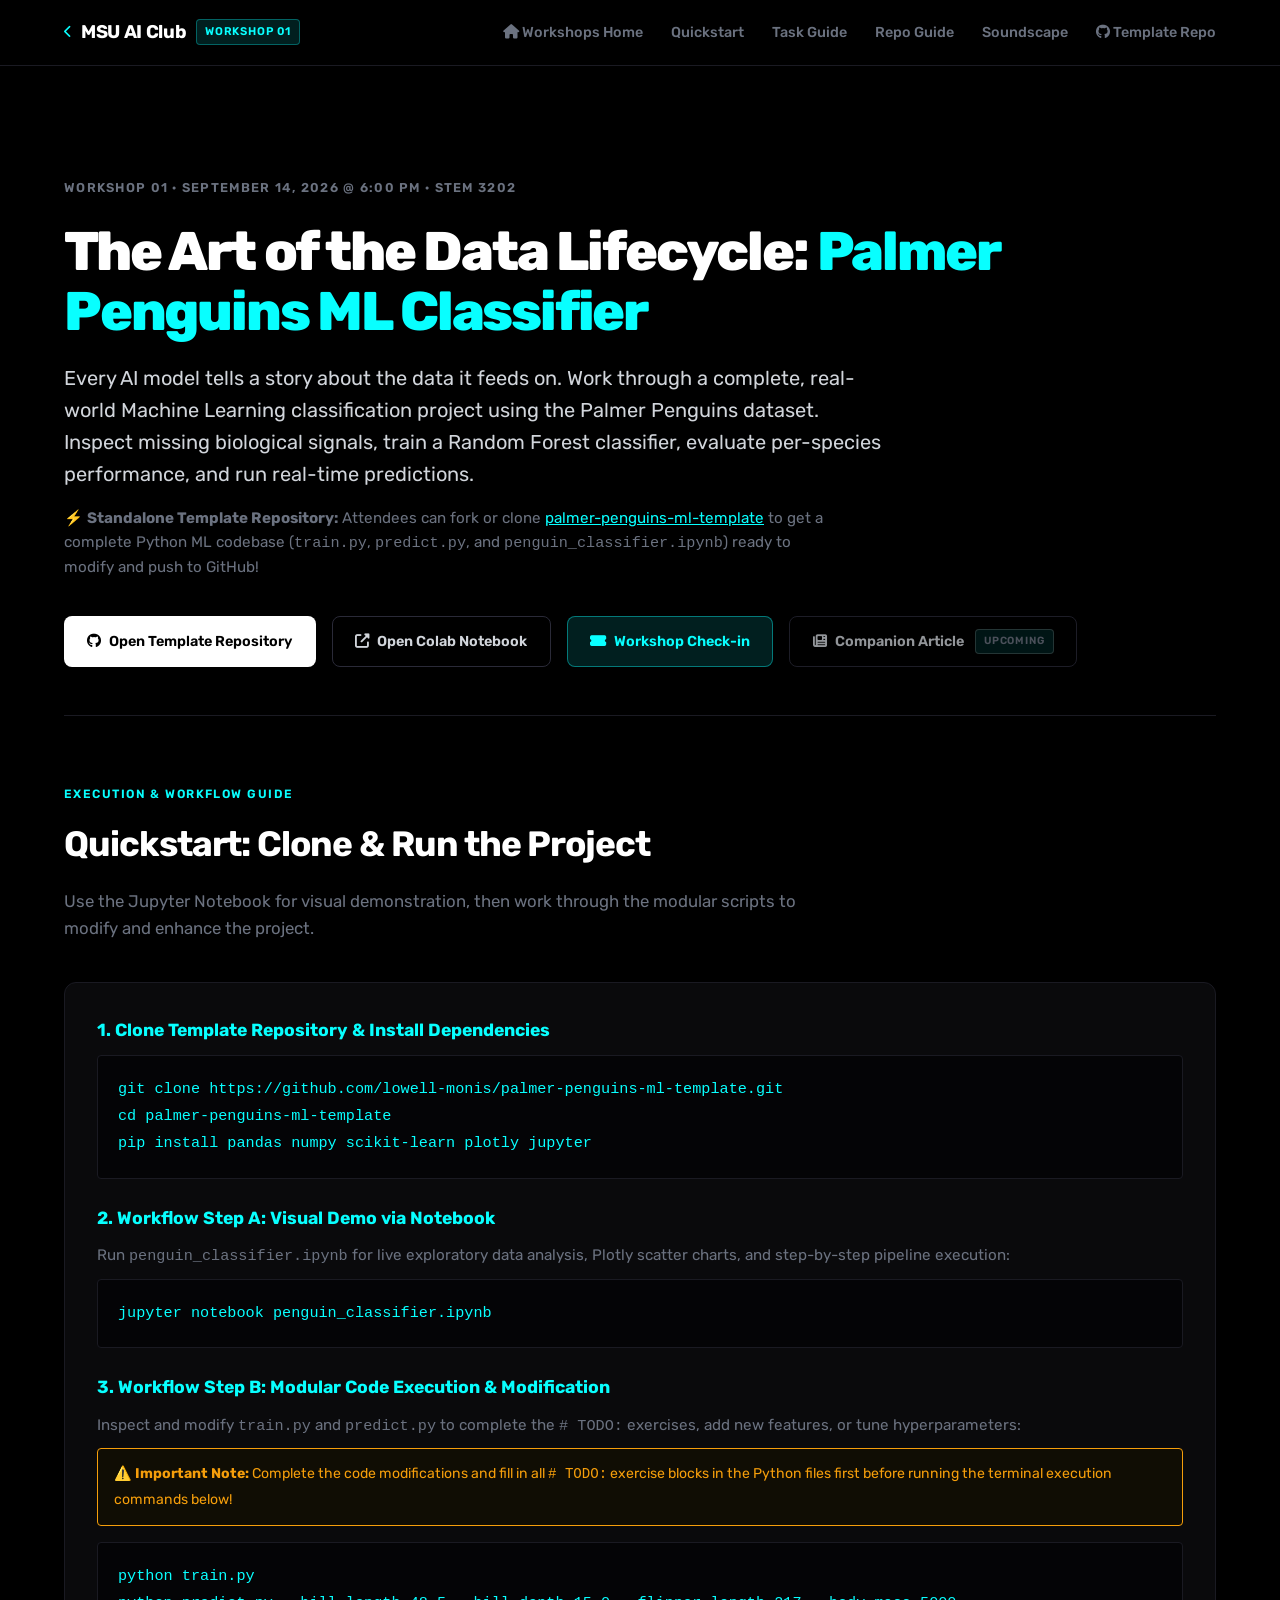
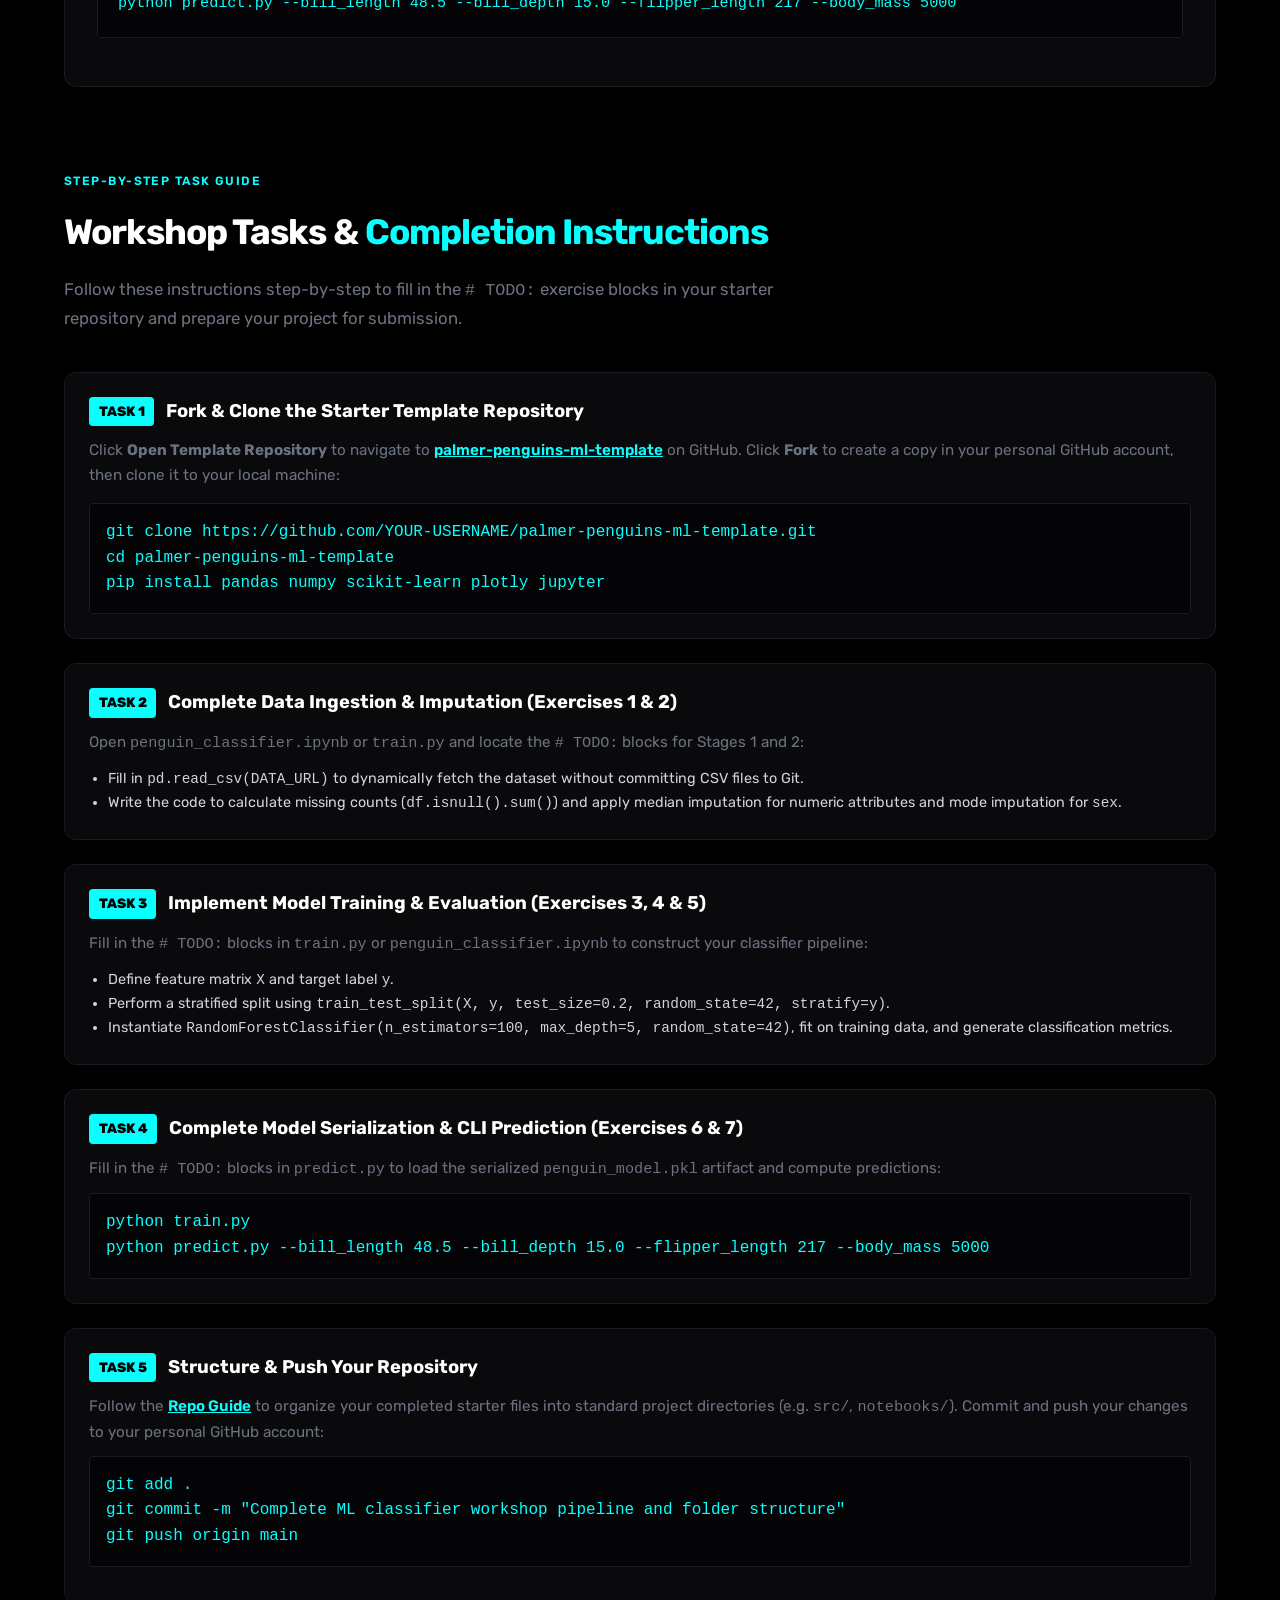
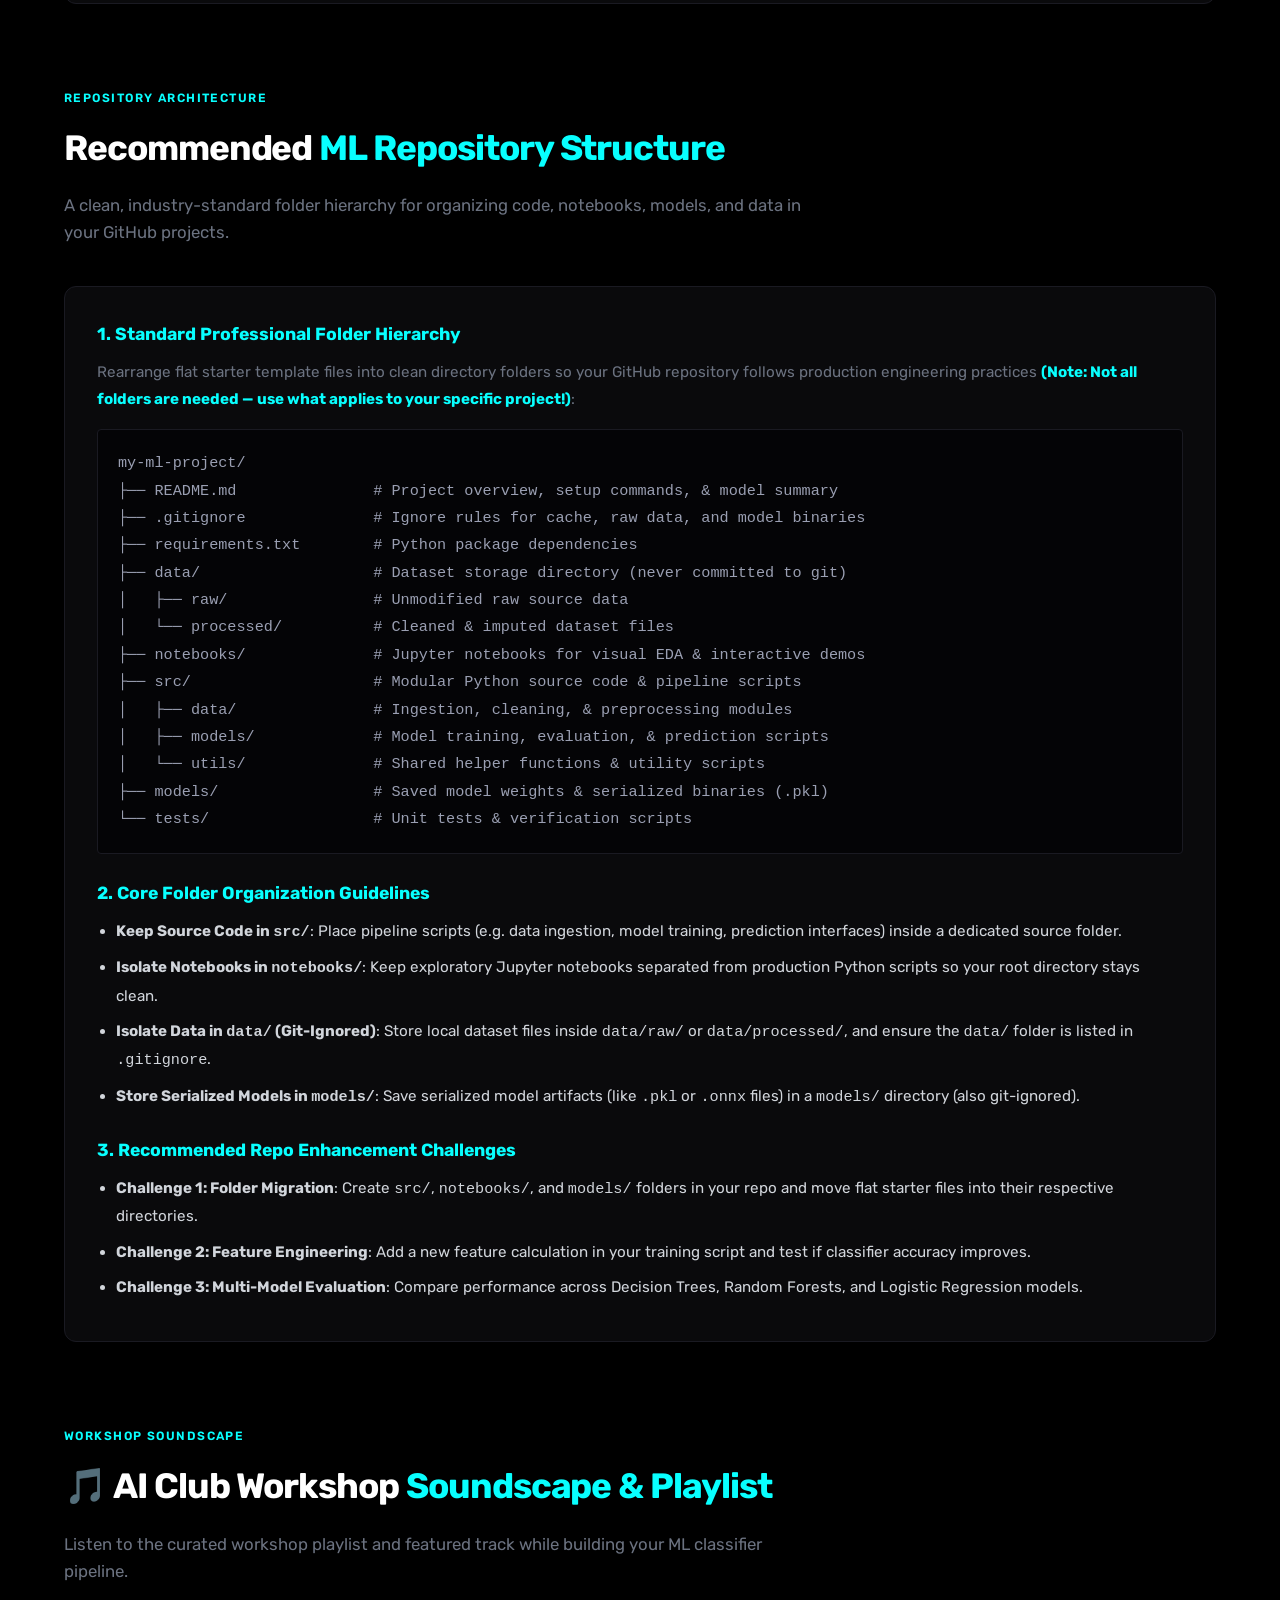
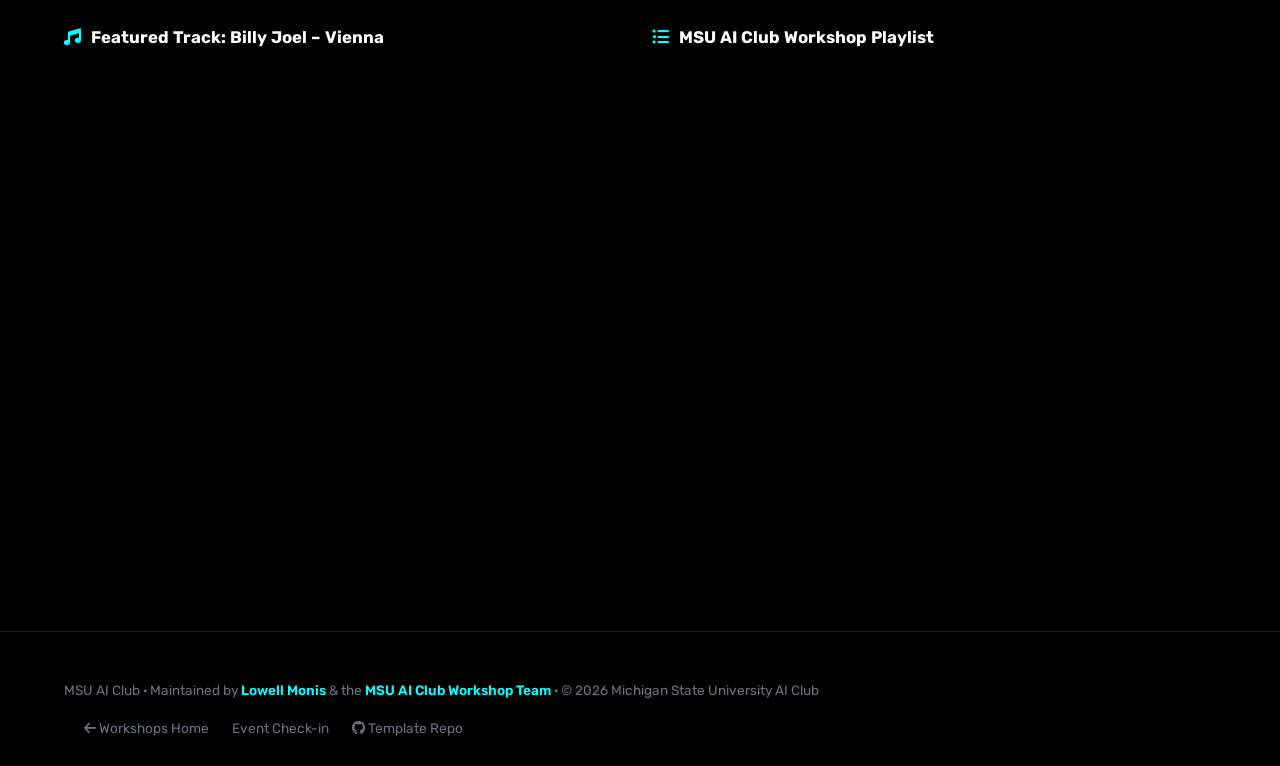
<file: workshops/workshop1/index.html>
<!DOCTYPE html>
<html lang="en">
<head>
  <meta charset="UTF-8">
  <meta name="viewport" content="width=device-width, initial-scale=1.0">
  <title>MSU AI Club | Workshop 01: Palmer Penguins ML Classifier & Data Lifecycle Pipeline</title>
  <meta name="description" content="MSU AI Club Workshop 01: Palmer Penguins ML Classifier & Data Lifecycle Pipeline. Work through a real-world classification project with pandas, scikit-learn, and Plotly.">
  
  <!-- Rubik Google Font -->
  <link rel="preconnect" href="https://fonts.googleapis.com">
  <link rel="preconnect" href="https://fonts.gstatic.com" crossorigin>
  <link href="https://fonts.googleapis.com/css2?family=Rubik:ital,wght@0,300..900;1,300..900&display=swap" rel="stylesheet">
  
  <!-- FontAwesome Icons -->
  <link rel="stylesheet" href="https://cdnjs.cloudflare.com/ajax/libs/font-awesome/6.5.0/css/all.min.css">
  
  <!-- Shared Stylesheet -->
  <link rel="stylesheet" href="../../styles.css">
</head>
<body>

  <!-- Background Particle Network -->
  <div id="particles-js"></div>

  <!-- Header Navigation -->
  <header class="site-header">
    <div class="header-inner">
      <a href="../../index.html" class="wordmark">
        <i class="fas fa-chevron-left" style="font-size:0.8rem; color:var(--color-primary);"></i> MSU AI Club <span class="wordmark-badge">Workshop 01</span>
      </a>
      <nav class="site-nav">
        <a href="../../index.html" class="nav-link"><i class="fas fa-home"></i> Workshops Home</a>
        <a href="#quickstart" class="nav-link">Quickstart</a>
        <a href="#tasks" class="nav-link">Task Guide</a>
        <a href="#repo-org" class="nav-link">Repo Guide</a>
        <a href="#spotify" class="nav-link">Soundscape</a>
        <a href="https://github.com/lowell-monis/palmer-penguins-ml-template" target="_blank" class="nav-link" rel="noopener">
          <i class="fab fa-github"></i> Template Repo
        </a>
      </nav>
    </div>
  </header>

  <div class="container">
    
    <!-- Workshop 01 Hero Header -->
    <section class="hero-wrapper" id="hero">
      <div class="hero-meta">
        <span class="hero-label">WORKSHOP 01 · SEPTEMBER 14, 2026 @ 6:00 PM · STEM 3202</span>
      </div>
      
      <h1 class="hero-name">The Art of the Data Lifecycle: <span style="color:var(--color-primary);">Palmer Penguins ML Classifier</span></h1>
      
      <p class="hero-headline">
        Every AI model tells a story about the data it feeds on. Work through a complete, real-world Machine Learning classification project using the Palmer Penguins dataset. Inspect missing biological signals, train a Random Forest classifier, evaluate per-species performance, and run real-time predictions.
      </p>

      <p class="hero-tagline">
        ⚡ <strong>Standalone Template Repository:</strong> Attendees can fork or clone <a href="https://github.com/lowell-monis/palmer-penguins-ml-template" target="_blank" style="color:var(--color-primary); text-decoration:underline;">palmer-penguins-ml-template</a> to get a complete Python ML codebase (<code>train.py</code>, <code>predict.py</code>, and <code>penguin_classifier.ipynb</code>) ready to modify and push to GitHub!
      </p>

      <div class="hero-actions">
        <a href="https://github.com/lowell-monis/palmer-penguins-ml-template" target="_blank" rel="noopener" class="btn btn-solid">
          <i class="fab fa-github"></i> Open Template Repository
        </a>
        <a href="https://colab.research.google.com/drive/1i7UKl1uXtJJlOlbNZ4834lae6T1hdTTi?usp=sharing" target="_blank" rel="noopener" class="btn btn-ghost">
          <i class="fas fa-external-link-alt"></i> Open Colab Notebook
        </a>
        <a href="https://www.msuaiclub.com/events/df4d51d5-195a-4a8a-bd5e-db9c84133f81" target="_blank" rel="noopener" class="btn btn-accent">
          <i class="fas fa-ticket-alt"></i> Workshop Check-in
        </a>
        <span class="btn btn-ghost" style="opacity:0.7; cursor:not-allowed;" title="Companion Article Coming Soon">
          <i class="fas fa-newspaper"></i> Companion Article <span class="wordmark-badge" style="font-size:0.65rem; border-color:rgba(255,255,255,0.2); color:var(--text-muted); margin-left:0.2rem;">Upcoming</span>
        </span>
      </div>
    </section>

    <!-- Quickstart & Reproduction Guide Section -->
    <section class="section" id="quickstart">
      <span class="section-label">Execution & Workflow Guide</span>
      <h2 class="section-title">Quickstart: Clone & Run the Project</h2>
      <p class="section-subtitle">Use the Jupyter Notebook for visual demonstration, then work through the modular scripts to modify and enhance the project.</p>

      <div class="simulator-workspace" style="padding:2rem;">
        <div style="line-height:1.8; font-size:0.95rem;">
          
          <h3 style="color:var(--color-primary); font-size:1.1rem; margin-bottom:0.5rem;">1. Clone Template Repository & Install Dependencies</h3>
          <pre style="background:#040406; padding:1.25rem; border-radius:var(--radius-sm); font-family:var(--font-code); color:var(--color-primary); border:1px solid var(--border-color); margin-bottom:1.5rem; overflow-x:auto;">git clone https://github.com/lowell-monis/palmer-penguins-ml-template.git
cd palmer-penguins-ml-template
pip install pandas numpy scikit-learn plotly jupyter</pre>

          <h3 style="color:var(--color-primary); font-size:1.1rem; margin-bottom:0.5rem;">2. Workflow Step A: Visual Demo via Notebook</h3>
          <p style="color:var(--text-muted); margin-bottom:0.5rem;">
            Run <code>penguin_classifier.ipynb</code> for live exploratory data analysis, Plotly scatter charts, and step-by-step pipeline execution:
          </p>
          <pre style="background:#040406; padding:1.25rem; border-radius:var(--radius-sm); font-family:var(--font-code); color:var(--color-primary); border:1px solid var(--border-color); margin-bottom:1.5rem; overflow-x:auto;">jupyter notebook penguin_classifier.ipynb</pre>

          <h3 style="color:var(--color-primary); font-size:1.1rem; margin-bottom:0.5rem;">3. Workflow Step B: Modular Code Execution & Modification</h3>
          <p style="color:var(--text-muted); margin-bottom:0.5rem;">
            Inspect and modify <code>train.py</code> and <code>predict.py</code> to complete the <code># TODO:</code> exercises, add new features, or tune hyperparameters:
          </p>
          <div style="background:#100d04; border:1px solid #f59e0b; padding:0.75rem 1rem; border-radius:var(--radius-sm); margin-bottom:1rem; font-size:0.88rem; color:#f59e0b;">
            ⚠️ <strong>Important Note:</strong> Complete the code modifications and fill in all <code># TODO:</code> exercise blocks in the Python files first before running the terminal execution commands below!
          </div>
          <pre style="background:#040406; padding:1.25rem; border-radius:var(--radius-sm); font-family:var(--font-code); color:var(--color-primary); border:1px solid var(--border-color); margin-bottom:1rem; overflow-x:auto;">python train.py
python predict.py --bill_length 48.5 --bill_depth 15.0 --flipper_length 217 --body_mass 5000</pre>

        </div>
      </div>
    </section>

    <!-- Workshop Tasks & Step-by-Step Instructions Section -->
    <section class="section" id="tasks">
      <span class="section-label">Step-by-Step Task Guide</span>
      <h2 class="section-title">Workshop Tasks & <span style="color:var(--color-primary);">Completion Instructions</span></h2>
      <p class="section-subtitle">Follow these instructions step-by-step to fill in the <code># TODO:</code> exercise blocks in your starter repository and prepare your project for submission.</p>

      <div style="display:flex; flex-direction:column; gap:1.5rem; margin-top:2rem;">
        
        <!-- Task 1 -->
        <div class="workshop-card" style="padding:1.5rem;">
          <div style="display:flex; align-items:center; gap:0.75rem; margin-bottom:0.75rem;">
            <span style="background:var(--color-primary); color:#000; font-weight:800; padding:0.25rem 0.6rem; border-radius:4px; font-size:0.85rem;">TASK 1</span>
            <h3 style="color:var(--text-bright); font-size:1.15rem; margin:0;">Fork & Clone the Starter Template Repository</h3>
          </div>
          <p style="color:var(--text-muted); font-size:0.95rem; line-height:1.6; margin-bottom:1rem;">
            Click <strong>Open Template Repository</strong> to navigate to <a href="https://github.com/lowell-monis/palmer-penguins-ml-template" target="_blank" style="color:var(--color-primary); font-weight:600;">palmer-penguins-ml-template</a> on GitHub. Click <strong>Fork</strong> to create a copy in your personal GitHub account, then clone it to your local machine:
          </p>
          <pre style="background:#040406; padding:1rem; border-radius:var(--radius-sm); font-family:var(--font-code); color:var(--color-primary); border:1px solid var(--border-color); overflow-x:auto;">git clone https://github.com/YOUR-USERNAME/palmer-penguins-ml-template.git
cd palmer-penguins-ml-template
pip install pandas numpy scikit-learn plotly jupyter</pre>
        </div>

        <!-- Task 2 -->
        <div class="workshop-card" style="padding:1.5rem;">
          <div style="display:flex; align-items:center; gap:0.75rem; margin-bottom:0.75rem;">
            <span style="background:var(--color-primary); color:#000; font-weight:800; padding:0.25rem 0.6rem; border-radius:4px; font-size:0.85rem;">TASK 2</span>
            <h3 style="color:var(--text-bright); font-size:1.15rem; margin:0;">Complete Data Ingestion & Imputation (Exercises 1 & 2)</h3>
          </div>
          <p style="color:var(--text-muted); font-size:0.95rem; line-height:1.6; margin-bottom:0.75rem;">
            Open <code>penguin_classifier.ipynb</code> or <code>train.py</code> and locate the <code># TODO:</code> blocks for Stages 1 and 2:
          </p>
          <ul style="padding-left:1.2rem; color:var(--text-main); font-size:0.9rem; line-height:1.6;">
            <li>Fill in <code>pd.read_csv(DATA_URL)</code> to dynamically fetch the dataset without committing CSV files to Git.</li>
            <li>Write the code to calculate missing counts (<code>df.isnull().sum()</code>) and apply median imputation for numeric attributes and mode imputation for <code>sex</code>.</li>
          </ul>
        </div>

        <!-- Task 3 -->
        <div class="workshop-card" style="padding:1.5rem;">
          <div style="display:flex; align-items:center; gap:0.75rem; margin-bottom:0.75rem;">
            <span style="background:var(--color-primary); color:#000; font-weight:800; padding:0.25rem 0.6rem; border-radius:4px; font-size:0.85rem;">TASK 3</span>
            <h3 style="color:var(--text-bright); font-size:1.15rem; margin:0;">Implement Model Training & Evaluation (Exercises 3, 4 & 5)</h3>
          </div>
          <p style="color:var(--text-muted); font-size:0.95rem; line-height:1.6; margin-bottom:0.75rem;">
            Fill in the <code># TODO:</code> blocks in <code>train.py</code> or <code>penguin_classifier.ipynb</code> to construct your classifier pipeline:
          </p>
          <ul style="padding-left:1.2rem; color:var(--text-main); font-size:0.9rem; line-height:1.6;">
            <li>Define feature matrix <code>X</code> and target label <code>y</code>.</li>
            <li>Perform a stratified split using <code>train_test_split(X, y, test_size=0.2, random_state=42, stratify=y)</code>.</li>
            <li>Instantiate <code>RandomForestClassifier(n_estimators=100, max_depth=5, random_state=42)</code>, fit on training data, and generate classification metrics.</li>
          </ul>
        </div>

        <!-- Task 4 -->
        <div class="workshop-card" style="padding:1.5rem;">
          <div style="display:flex; align-items:center; gap:0.75rem; margin-bottom:0.75rem;">
            <span style="background:var(--color-primary); color:#000; font-weight:800; padding:0.25rem 0.6rem; border-radius:4px; font-size:0.85rem;">TASK 4</span>
            <h3 style="color:var(--text-bright); font-size:1.15rem; margin:0;">Complete Model Serialization & CLI Prediction (Exercises 6 & 7)</h3>
          </div>
          <p style="color:var(--text-muted); font-size:0.95rem; line-height:1.6; margin-bottom:0.75rem;">
            Fill in the <code># TODO:</code> blocks in <code>predict.py</code> to load the serialized <code>penguin_model.pkl</code> artifact and compute predictions:
          </p>
          <pre style="background:#040406; padding:1rem; border-radius:var(--radius-sm); font-family:var(--font-code); color:var(--color-primary); border:1px solid var(--border-color); overflow-x:auto;">python train.py
python predict.py --bill_length 48.5 --bill_depth 15.0 --flipper_length 217 --body_mass 5000</pre>
        </div>

        <!-- Task 5 -->
        <div class="workshop-card" style="padding:1.5rem;">
          <div style="display:flex; align-items:center; gap:0.75rem; margin-bottom:0.75rem;">
            <span style="background:var(--color-primary); color:#000; font-weight:800; padding:0.25rem 0.6rem; border-radius:4px; font-size:0.85rem;">TASK 5</span>
            <h3 style="color:var(--text-bright); font-size:1.15rem; margin:0;">Structure & Push Your Repository</h3>
          </div>
          <p style="color:var(--text-muted); font-size:0.95rem; line-height:1.6; margin-bottom:0.75rem;">
            Follow the <a href="#repo-org" style="color:var(--color-primary); font-weight:600;">Repo Guide</a> to organize your completed starter files into standard project directories (e.g. <code>src/</code>, <code>notebooks/</code>). Commit and push your changes to your personal GitHub account:
          </p>
          <pre style="background:#040406; padding:1rem; border-radius:var(--radius-sm); font-family:var(--font-code); color:var(--color-primary); border:1px solid var(--border-color); margin-bottom:0.75rem; overflow-x:auto;">git add .
git commit -m "Complete ML classifier workshop pipeline and folder structure"
git push origin main</pre>
        </div>

      </div>
    </section>

    <!-- Repository File Organization Guide Section -->
    <section class="section" id="repo-org">
      <span class="section-label">Repository Architecture</span>
      <h2 class="section-title">Recommended <span style="color:var(--color-primary);">ML Repository Structure</span></h2>
      <p class="section-subtitle">A clean, industry-standard folder hierarchy for organizing code, notebooks, models, and data in your GitHub projects.</p>

      <div class="simulator-workspace" style="padding:2rem;">
        <div style="line-height:1.8; font-size:0.95rem;">
          
          <h3 style="color:var(--color-primary); font-size:1.1rem; margin-bottom:0.5rem;">1. Standard Professional Folder Hierarchy</h3>
          <p style="color:var(--text-muted); margin-bottom:1rem;">
            Rearrange flat starter template files into clean directory folders so your GitHub repository follows production engineering practices <strong style="color:var(--color-primary);">(Note: Not all folders are needed — use what applies to your specific project!)</strong>:
          </p>
          <pre style="background:#040406; padding:1.25rem; border-radius:var(--radius-sm); font-family:var(--font-code); color:#9a9fb2; margin-bottom:1.5rem; border:1px solid var(--border-color); overflow-x:auto;">my-ml-project/
├── README.md               # Project overview, setup commands, & model summary
├── .gitignore              # Ignore rules for cache, raw data, and model binaries
├── requirements.txt        # Python package dependencies
├── data/                   # Dataset storage directory (never committed to git)
│   ├── raw/                # Unmodified raw source data
│   └── processed/          # Cleaned & imputed dataset files
├── notebooks/              # Jupyter notebooks for visual EDA & interactive demos
├── src/                    # Modular Python source code & pipeline scripts
│   ├── data/               # Ingestion, cleaning, & preprocessing modules
│   ├── models/             # Model training, evaluation, & prediction scripts
│   └── utils/              # Shared helper functions & utility scripts
├── models/                 # Saved model weights & serialized binaries (.pkl)
└── tests/                  # Unit tests & verification scripts</pre>

          <h3 style="color:var(--color-primary); font-size:1.1rem; margin-bottom:0.5rem;">2. Core Folder Organization Guidelines</h3>
          <ul style="padding-left:1.2rem; color:var(--text-main); margin-bottom:1.5rem;">
            <li style="margin-bottom:0.5rem;"><strong>Keep Source Code in <code>src/</code></strong>: Place pipeline scripts (e.g. data ingestion, model training, prediction interfaces) inside a dedicated source folder.</li>
            <li style="margin-bottom:0.5rem;"><strong>Isolate Notebooks in <code>notebooks/</code></strong>: Keep exploratory Jupyter notebooks separated from production Python scripts so your root directory stays clean.</li>
            <li style="margin-bottom:0.5rem;"><strong>Isolate Data in <code>data/</code> (Git-Ignored)</strong>: Store local dataset files inside <code>data/raw/</code> or <code>data/processed/</code>, and ensure the <code>data/</code> folder is listed in <code>.gitignore</code>.</li>
            <li style="margin-bottom:0.5rem;"><strong>Store Serialized Models in <code>models/</code></strong>: Save serialized model artifacts (like <code>.pkl</code> or <code>.onnx</code> files) in a <code>models/</code> directory (also git-ignored).</li>
          </ul>

          <h3 style="color:var(--color-primary); font-size:1.1rem; margin-bottom:0.5rem;">3. Recommended Repo Enhancement Challenges</h3>
          <ul style="padding-left:1.2rem; color:var(--text-main);">
            <li style="margin-bottom:0.5rem;"><strong>Challenge 1: Folder Migration</strong>: Create <code>src/</code>, <code>notebooks/</code>, and <code>models/</code> folders in your repo and move flat starter files into their respective directories.</li>
            <li style="margin-bottom:0.5rem;"><strong>Challenge 2: Feature Engineering</strong>: Add a new feature calculation in your training script and test if classifier accuracy improves.</li>
            <li style="margin-bottom:0.5rem;"><strong>Challenge 3: Multi-Model Evaluation</strong>: Compare performance across Decision Trees, Random Forests, and Logistic Regression models.</li>
          </ul>

        </div>
      </div>
    </section>

    <!-- Workshop Soundscape & Playlist Section -->
    <section class="section" id="spotify">
      <span class="section-label">Workshop Soundscape</span>
      <h2 class="section-title">🎵 AI Club Workshop <span style="color:var(--color-primary);">Soundscape & Playlist</span></h2>
      <p class="section-subtitle">Listen to the curated workshop playlist and featured track while building your ML classifier pipeline.</p>

      <div style="display:grid; grid-template-columns: repeat(auto-fit, minmax(340px, 1fr)); gap:1.5rem; margin-top:1.5rem;">
        <!-- Billy Joel Embed -->
        <div>
          <h3 style="color:var(--text-bright); font-size:1.05rem; margin-bottom:0.75rem;"><i class="fas fa-music" style="color:var(--color-primary); margin-right:0.4rem;"></i> Featured Track: Billy Joel – Vienna</h3>
          <iframe data-testid="embed-iframe" style="border-radius:12px" src="https://open.spotify.com/embed/track/4U45aEWtQhrm8A5mxPaFZ7?utm_source=generator&si=229f7a40d38d45a9" width="100%" height="352" frameBorder="0" allowfullscreen="" allow="autoplay; clipboard-write; encrypted-media; fullscreen; picture-in-picture" loading="lazy"></iframe>
        </div>

        <!-- MSU AI Club Workshop Playlist Embed -->
        <div>
          <h3 style="color:var(--text-bright); font-size:1.05rem; margin-bottom:0.75rem;"><i class="fas fa-list-ul" style="color:var(--color-primary); margin-right:0.4rem;"></i> MSU AI Club Workshop Playlist</h3>
          <iframe data-testid="embed-iframe" style="border-radius:12px" src="https://open.spotify.com/embed/playlist/3c5WgCEdJatgJeFhgUbVwN?utm_source=generator&theme=0&si=00521ac76fe046f5" width="100%" height="352" frameBorder="0" allowfullscreen="" allow="autoplay; clipboard-write; encrypted-media; fullscreen; picture-in-picture" loading="lazy"></iframe>
        </div>
      </div>
    </section>

  </div>

  <!-- Site Footer -->
  <footer class="site-footer">
    <div class="footer-inner">
      <div>
        MSU AI Club · Maintained by <a href="https://lowell-monis.github.io/" target="_blank" rel="noopener" style="color:var(--color-primary); text-decoration:none; font-weight:600;">Lowell Monis</a> & the <span style="color:var(--color-primary); font-weight:600;">MSU AI Club Workshop Team</span> · © 2026 Michigan State University AI Club
      </div>
      <div class="footer-links">
        <a href="../../index.html"><i class="fas fa-arrow-left"></i> Workshops Home</a>
        <a href="https://www.msuaiclub.com/events/df4d51d5-195a-4a8a-bd5e-db9c84133f81" target="_blank" rel="noopener">Event Check-in</a>
        <a href="https://github.com/lowell-monis/palmer-penguins-ml-template" target="_blank" rel="noopener"><i class="fab fa-github"></i> Template Repo</a>
      </div>
    </div>
  </footer>

  <!-- Application JS -->
  <script src="../../app.js"></script>
</body>
</html>
</file>
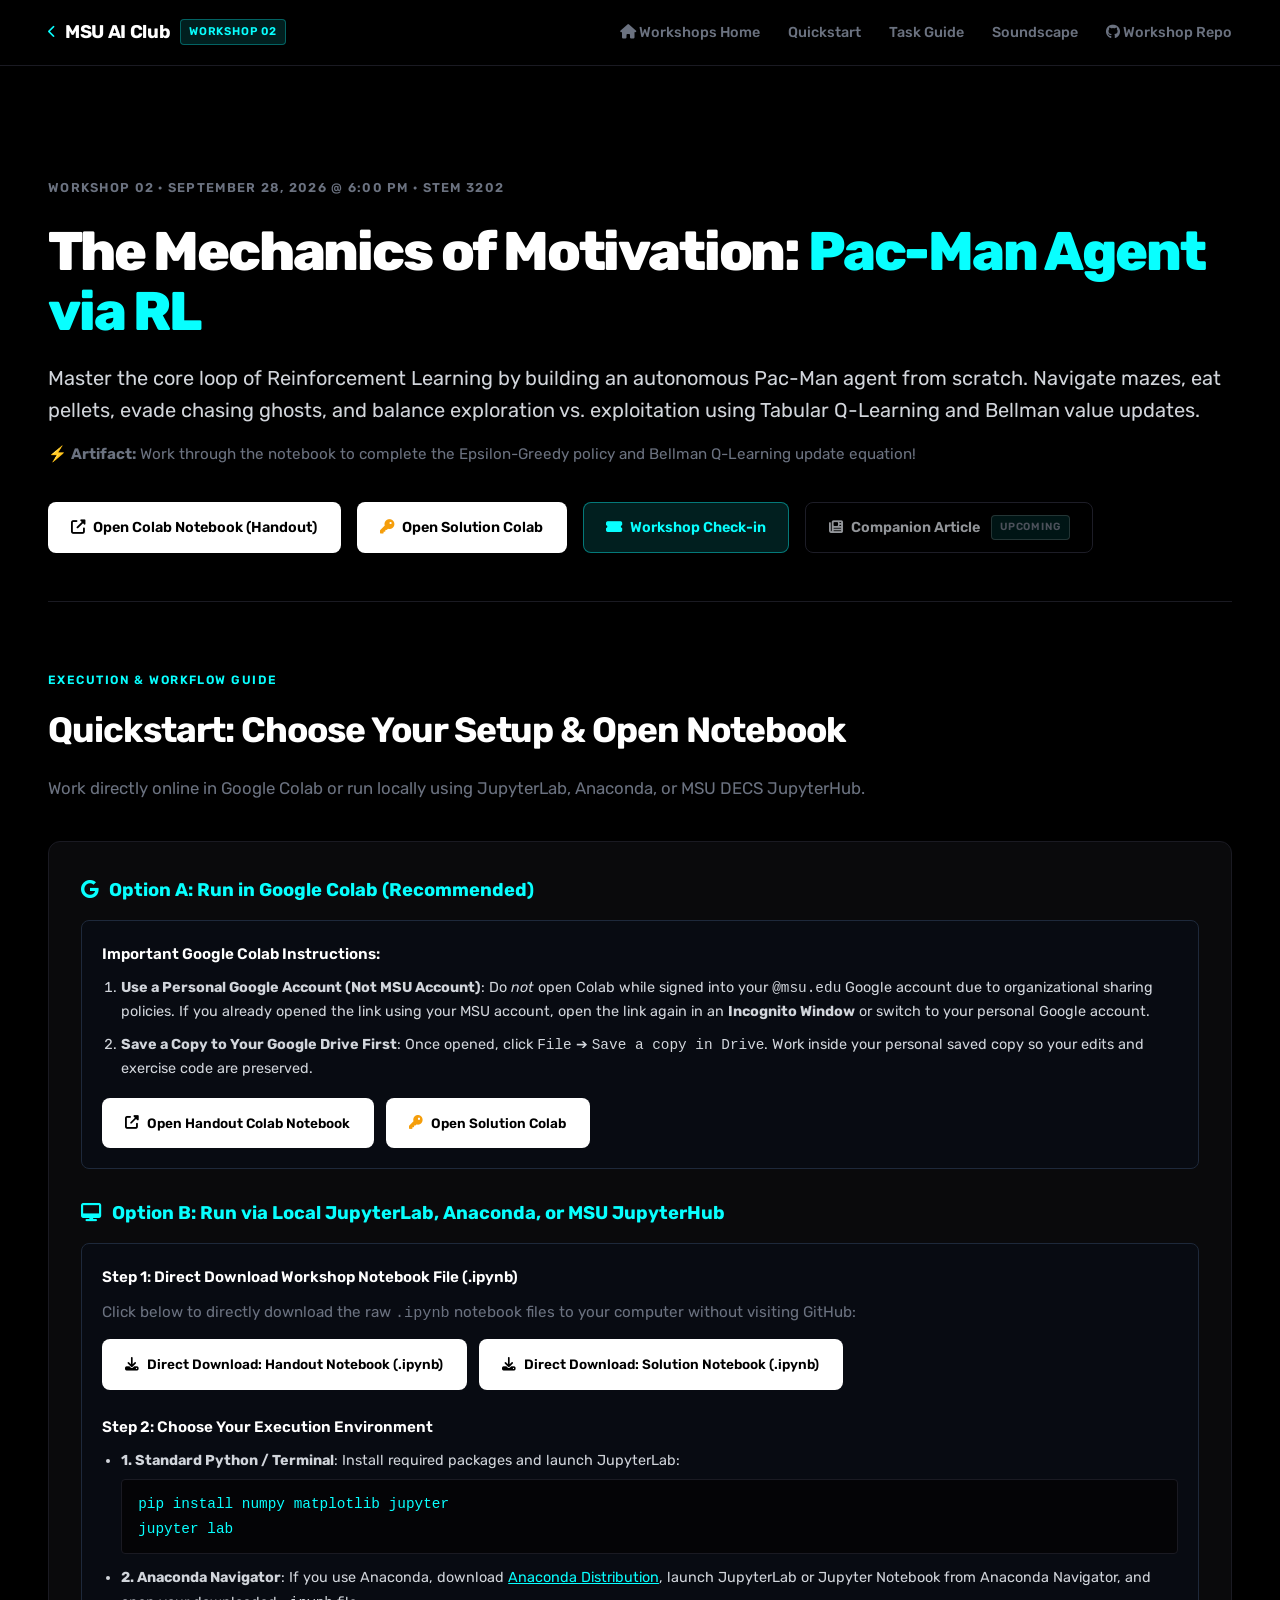
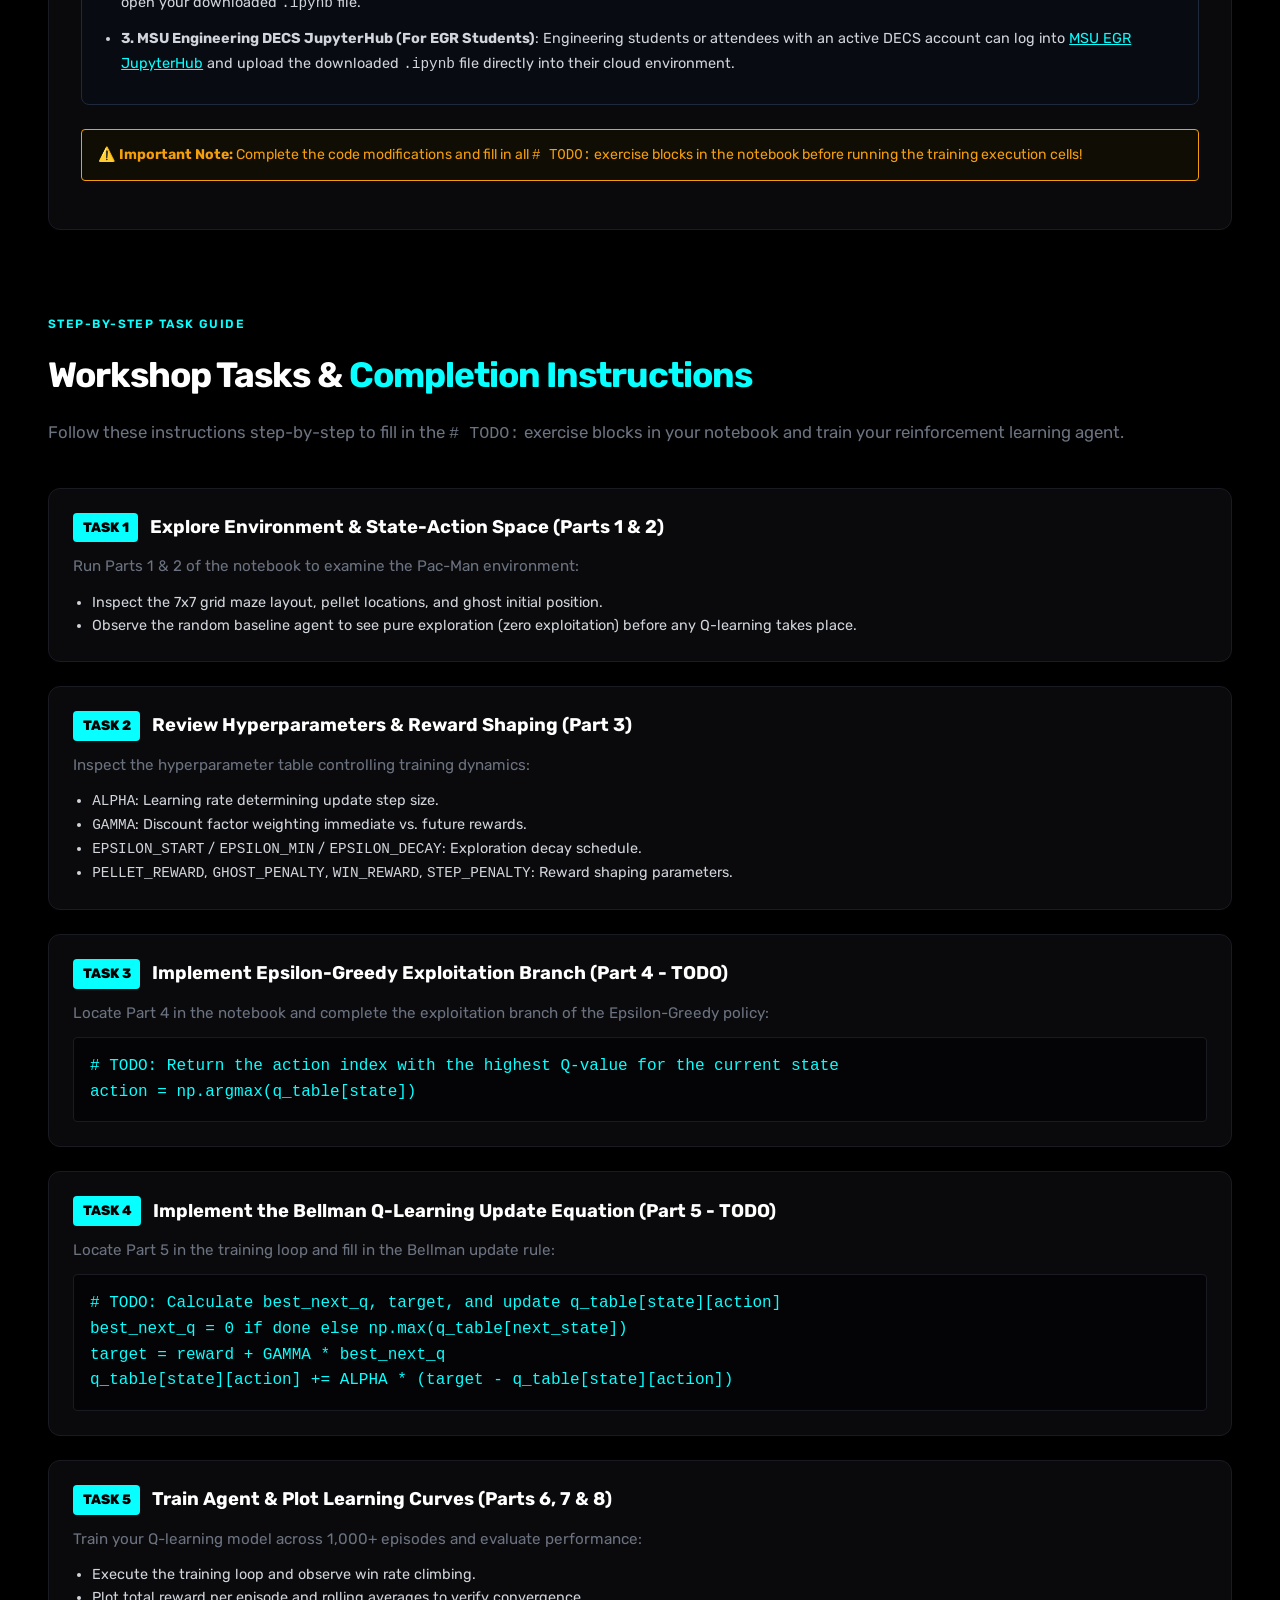
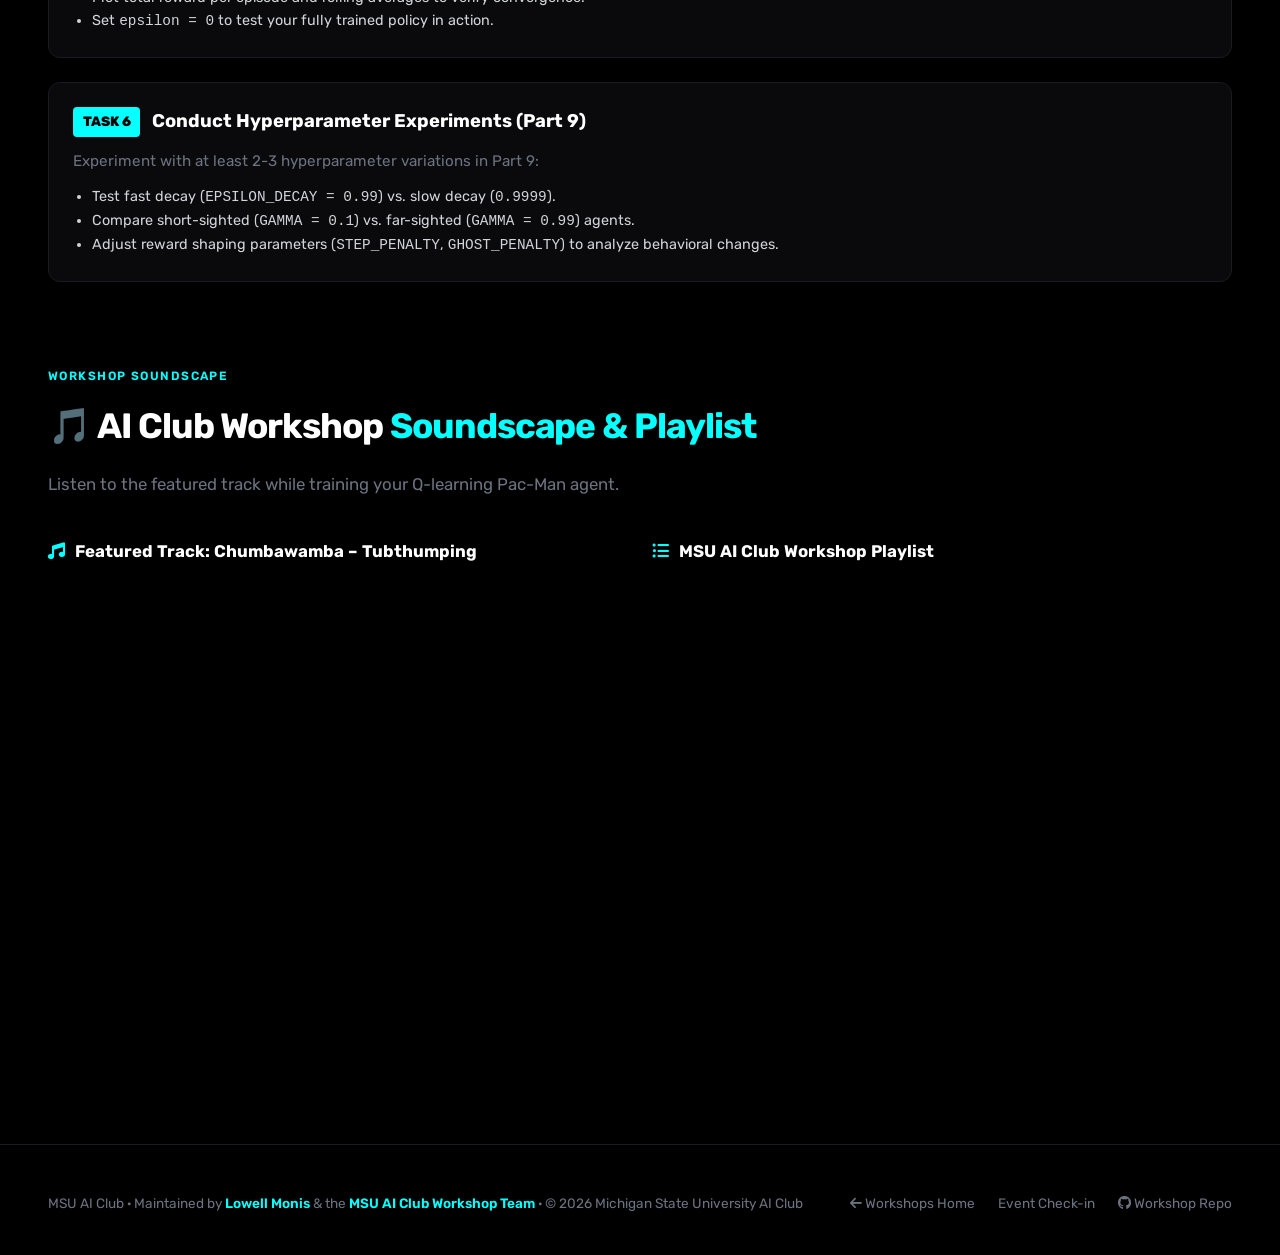
<file: workshops/workshop2/index.html>
<!DOCTYPE html>
<html lang="en">
<head>
  <meta charset="UTF-8">
  <meta name="viewport" content="width=device-width, initial-scale=1.0">
  <title>MSU AI Club | Workshop 02: The Mechanics of Motivation: Pac-Man Agent via RL</title>
  <meta name="description" content="MSU AI Club Workshop 02: The Mechanics of Motivation: Pac-Man Agent via RL. Train an autonomous RL agent using Q-Learning, Epsilon-Greedy exploration, and reward shaping.">
  
  <!-- Rubik Google Font -->
  <link rel="preconnect" href="https://fonts.googleapis.com">
  <link rel="preconnect" href="https://fonts.gstatic.com" crossorigin>
  <link href="https://fonts.googleapis.com/css2?family=Rubik:ital,wght@0,300..900;1,300..900&display=swap" rel="stylesheet">
  
  <!-- FontAwesome Icons -->
  <link rel="stylesheet" href="https://cdnjs.cloudflare.com/ajax/libs/font-awesome/6.5.0/css/all.min.css">
  
  <!-- Shared Stylesheet -->
  <link rel="stylesheet" href="../../styles.css">
</head>
<body>

  <!-- Background Particle Network -->
  <div id="particles-js"></div>

  <!-- Header Navigation -->
  <header class="site-header">
    <div class="header-inner" style="max-width:100%; padding:0 3rem;">
      <a href="../../index.html" class="wordmark">
        <i class="fas fa-chevron-left" style="font-size:0.8rem; color:var(--color-primary);"></i> MSU AI Club <span class="wordmark-badge">Workshop 02</span>
      </a>
      <nav class="site-nav">
        <a href="../../index.html" class="nav-link"><i class="fas fa-home"></i> Workshops Home</a>
        <a href="#quickstart" class="nav-link">Quickstart</a>
        <a href="#tasks" class="nav-link">Task Guide</a>
        <a href="#spotify" class="nav-link">Soundscape</a>
        <a href="https://github.com/lowell-monis/msu-ai-workshops/tree/main/workshops/workshop2" target="_blank" class="nav-link" rel="noopener">
          <i class="fab fa-github"></i> Workshop Repo
        </a>
      </nav>
    </div>
  </header>

  <div class="container" style="max-width:100%; padding:3rem 3rem;">
    
    <!-- Workshop 02 Hero Header -->
    <section class="hero-wrapper" id="hero">
      <div class="hero-meta">
        <span class="hero-label">WORKSHOP 02 · SEPTEMBER 28, 2026 @ 6:00 PM · STEM 3202</span>
      </div>
      
      <h1 class="hero-name" style="max-width:100%;">The Mechanics of Motivation: <span style="color:var(--color-primary);">Pac-Man Agent via RL</span></h1>
      
      <p class="hero-headline" style="max-width:100%;">
        Master the core loop of Reinforcement Learning by building an autonomous Pac-Man agent from scratch. Navigate mazes, eat pellets, evade chasing ghosts, and balance exploration vs. exploitation using Tabular Q-Learning and Bellman value updates.
      </p>

      <p class="hero-tagline" style="max-width:100%;">
        ⚡ <strong>Artifact:</strong> Work through the notebook to complete the Epsilon-Greedy policy and Bellman Q-Learning update equation!
      </p>

      <div class="hero-actions">
        <a href="https://colab.research.google.com/drive/1BlAyk-_vhTV1XiQNZy-zlDDp_f53dVlD?usp=sharing" target="_blank" rel="noopener" class="btn btn-solid">
          <i class="fas fa-external-link-alt"></i> Open Colab Notebook (Handout)
        </a>
        <a id="solution-colab-btn" class="btn btn-ghost" style="opacity:0.65; cursor:not-allowed;" title="Solution unlocks at 7:00 PM">
          <i class="fas fa-lock"></i> Solution Notebook (Locked)
        </a>
        <a href="https://www.msuaiclub.com/events/70af2524-0c73-420d-b692-37ec04eaab04" target="_blank" rel="noopener" class="btn btn-accent">
          <i class="fas fa-ticket-alt"></i> Workshop Check-in
        </a>
        <span class="btn btn-ghost" style="opacity:0.7; cursor:not-allowed;" title="Companion Article Coming Soon">
          <i class="fas fa-newspaper"></i> Companion Article <span class="wordmark-badge" style="font-size:0.65rem; border-color:rgba(255,255,255,0.2); color:var(--text-muted); margin-left:0.2rem;">Upcoming</span>
        </span>
      </div>
    </section>

    <!-- Quickstart & Reproduction Guide Section -->
    <section class="section" id="quickstart">
      <span class="section-label">Execution & Workflow Guide</span>
      <h2 class="section-title">Quickstart: Choose Your Setup & Open Notebook</h2>
      <p class="section-subtitle" style="max-width:100%;">Work directly online in Google Colab or run locally using JupyterLab, Anaconda, or MSU DECS JupyterHub.</p>

      <div class="simulator-workspace" style="padding:2rem; width:100%;">
        <div style="line-height:1.8; font-size:0.95rem;">
          
          <!-- Option A: Google Colab -->
          <h3 style="color:var(--color-primary); font-size:1.15rem; margin-bottom:0.75rem;"><i class="fab fa-google" style="margin-right:0.4rem;"></i> Option A: Run in Google Colab (Recommended)</h3>
          <div style="background:#080b12; border:1px solid #1e293b; padding:1.25rem; border-radius:var(--radius-md); margin-bottom:1.75rem;">
            <p style="color:var(--text-bright); font-weight:600; margin-bottom:0.5rem;">Important Google Colab Instructions:</p>
            <ol style="padding-left:1.2rem; color:var(--text-main); font-size:0.9rem; line-height:1.7;">
              <li style="margin-bottom:0.5rem;">
                <strong>Use a Personal Google Account (Not MSU Account)</strong>: Do <em>not</em> open Colab while signed into your <code>@msu.edu</code> Google account due to organizational sharing policies. If you already opened the link using your MSU account, open the link again in an <strong>Incognito Window</strong> or switch to your personal Google account.
              </li>
              <li>
                <strong>Save a Copy to Your Google Drive First</strong>: Once opened, click <code>File</code> ➔ <code>Save a copy in Drive</code>. Work inside your personal saved copy so your edits and exercise code are preserved.
              </li>
            </ol>
            <div style="margin-top:1rem; display:flex; gap:0.75rem; flex-wrap:wrap;">
              <a href="https://colab.research.google.com/drive/1BlAyk-_vhTV1XiQNZy-zlDDp_f53dVlD?usp=sharing" target="_blank" rel="noopener" class="btn btn-solid" style="font-size:0.85rem;">
                <i class="fas fa-external-link-alt"></i> Open Handout Colab Notebook
              </a>
              <a id="solution-colab-quickstart-btn" class="btn btn-ghost" style="opacity:0.65; cursor:not-allowed; font-size:0.85rem;" title="Solution unlocks at 7:00 PM">
                <i class="fas fa-lock"></i> Solution Colab Notebook (Locked)
              </a>
            </div>
          </div>

          <!-- Option B: Local JupyterLab, Anaconda, or MSU DECS JupyterHub -->
          <h3 style="color:var(--color-primary); font-size:1.15rem; margin-bottom:0.75rem;"><i class="fas fa-desktop" style="margin-right:0.4rem;"></i> Option B: Run via Local JupyterLab, Anaconda, or MSU JupyterHub</h3>
          <div style="background:#080b12; border:1px solid #1e293b; padding:1.25rem; border-radius:var(--radius-md); margin-bottom:1.5rem;">
            
            <p style="color:var(--text-bright); font-weight:600; margin-bottom:0.5rem;">Step 1: Direct Download Workshop Notebook File (.ipynb)</p>
            <p style="color:var(--text-muted); margin-bottom:0.75rem;">
              Click below to directly download the raw <code>.ipynb</code> notebook files to your computer without visiting GitHub:
            </p>
            <div style="display:flex; gap:0.75rem; flex-wrap:wrap; margin-bottom:1.5rem;">
              <a href="https://raw.githubusercontent.com/lowell-monis/msu-ai-workshops/main/workshops/workshop2/RL_PacMan_Q_Learning_Workshop_%E2%80%94_Handout_(Attendee_Copy).ipynb" download class="btn btn-solid" style="font-size:0.85rem;">
                <i class="fas fa-download"></i> Direct Download: Handout Notebook (.ipynb)
              </a>
              <a id="solution-raw-btn" class="btn btn-ghost" style="opacity:0.65; cursor:not-allowed; font-size:0.85rem;" title="Solution unlocks at 7:00 PM">
                <i class="fas fa-lock"></i> Direct Download: Solution Notebook (.ipynb)
              </a>
            </div>

            <p style="color:var(--text-bright); font-weight:600; margin-bottom:0.5rem;">Step 2: Choose Your Execution Environment</p>
            
            <ul style="padding-left:1.2rem; color:var(--text-main); font-size:0.9rem; line-height:1.7; margin-bottom:0.5rem;">
              <li style="margin-bottom:0.75rem;">
                <strong>1. Standard Python / Terminal</strong>: Install required packages and launch JupyterLab:
                <pre style="background:#040406; padding:0.75rem 1rem; border-radius:var(--radius-sm); font-family:var(--font-code); color:var(--color-primary); border:1px solid var(--border-color); margin-top:0.35rem; margin-bottom:0.5rem; overflow-x:auto;">pip install numpy matplotlib jupyter
jupyter lab</pre>
              </li>
              <li style="margin-bottom:0.75rem;">
                <strong>2. Anaconda Navigator</strong>: If you use Anaconda, download <a href="https://www.anaconda.com/download" target="_blank" rel="noopener" style="color:var(--color-primary); text-decoration:underline;">Anaconda Distribution</a>, launch JupyterLab or Jupyter Notebook from Anaconda Navigator, and open your downloaded <code>.ipynb</code> file.
              </li>
              <li>
                <strong>3. MSU Engineering DECS JupyterHub (For EGR Students)</strong>: Engineering students or attendees with an active DECS account can log into <a href="https://jupyterhub.egr.msu.edu/" target="_blank" rel="noopener" style="color:var(--color-primary); text-decoration:underline;">MSU EGR JupyterHub</a> and upload the downloaded <code>.ipynb</code> file directly into their cloud environment.
              </li>
            </ul>

          </div>

          <!-- Note alert box -->
          <div style="background:#100d04; border:1px solid #f59e0b; padding:0.75rem 1rem; border-radius:var(--radius-sm); margin-bottom:1rem; font-size:0.88rem; color:#f59e0b;">
            ⚠️ <strong>Important Note:</strong> Complete the code modifications and fill in all <code># TODO:</code> exercise blocks in the notebook before running the training execution cells!
          </div>

        </div>
      </div>
    </section>

    <!-- Workshop Tasks & Step-by-Step Instructions Section -->
    <section class="section" id="tasks">
      <span class="section-label">Step-by-Step Task Guide</span>
      <h2 class="section-title">Workshop Tasks & <span style="color:var(--color-primary);">Completion Instructions</span></h2>
      <p class="section-subtitle" style="max-width:100%;">Follow these instructions step-by-step to fill in the <code># TODO:</code> exercise blocks in your notebook and train your reinforcement learning agent.</p>

      <div style="display:flex; flex-direction:column; gap:1.5rem; margin-top:2rem;">
        
        <!-- Task 1 -->
        <div class="workshop-card" style="padding:1.5rem;">
          <div style="display:flex; align-items:center; gap:0.75rem; margin-bottom:0.75rem;">
            <span style="background:var(--color-primary); color:#000; font-weight:800; padding:0.25rem 0.6rem; border-radius:4px; font-size:0.85rem;">TASK 1</span>
            <h3 style="color:var(--text-bright); font-size:1.15rem; margin:0;">Explore Environment & State-Action Space (Parts 1 & 2)</h3>
          </div>
          <p style="color:var(--text-muted); font-size:0.95rem; line-height:1.6; margin-bottom:0.75rem;">
            Run Parts 1 & 2 of the notebook to examine the Pac-Man environment:
          </p>
          <ul style="padding-left:1.2rem; color:var(--text-main); font-size:0.9rem; line-height:1.6;">
            <li>Inspect the 7x7 grid maze layout, pellet locations, and ghost initial position.</li>
            <li>Observe the random baseline agent to see pure exploration (zero exploitation) before any Q-learning takes place.</li>
          </ul>
        </div>

        <!-- Task 2 -->
        <div class="workshop-card" style="padding:1.5rem;">
          <div style="display:flex; align-items:center; gap:0.75rem; margin-bottom:0.75rem;">
            <span style="background:var(--color-primary); color:#000; font-weight:800; padding:0.25rem 0.6rem; border-radius:4px; font-size:0.85rem;">TASK 2</span>
            <h3 style="color:var(--text-bright); font-size:1.15rem; margin:0;">Review Hyperparameters & Reward Shaping (Part 3)</h3>
          </div>
          <p style="color:var(--text-muted); font-size:0.95rem; line-height:1.6; margin-bottom:0.75rem;">
            Inspect the hyperparameter table controlling training dynamics:
          </p>
          <ul style="padding-left:1.2rem; color:var(--text-main); font-size:0.9rem; line-height:1.6;">
            <li><code>ALPHA</code>: Learning rate determining update step size.</li>
            <li><code>GAMMA</code>: Discount factor weighting immediate vs. future rewards.</li>
            <li><code>EPSILON_START</code> / <code>EPSILON_MIN</code> / <code>EPSILON_DECAY</code>: Exploration decay schedule.</li>
            <li><code>PELLET_REWARD</code>, <code>GHOST_PENALTY</code>, <code>WIN_REWARD</code>, <code>STEP_PENALTY</code>: Reward shaping parameters.</li>
          </ul>
        </div>

        <!-- Task 3 -->
        <div class="workshop-card" style="padding:1.5rem;">
          <div style="display:flex; align-items:center; gap:0.75rem; margin-bottom:0.75rem;">
            <span style="background:var(--color-primary); color:#000; font-weight:800; padding:0.25rem 0.6rem; border-radius:4px; font-size:0.85rem;">TASK 3</span>
            <h3 style="color:var(--text-bright); font-size:1.15rem; margin:0;">Implement Epsilon-Greedy Exploitation Branch (Part 4 - TODO)</h3>
          </div>
          <p style="color:var(--text-muted); font-size:0.95rem; line-height:1.6; margin-bottom:0.75rem;">
            Locate Part 4 in the notebook and complete the exploitation branch of the Epsilon-Greedy policy:
          </p>
          <pre style="background:#040406; padding:1rem; border-radius:var(--radius-sm); font-family:var(--font-code); color:var(--color-primary); border:1px solid var(--border-color); overflow-x:auto;"># TODO: Return the action index with the highest Q-value for the current state
action = np.argmax(q_table[state])</pre>
        </div>

        <!-- Task 4 -->
        <div class="workshop-card" style="padding:1.5rem;">
          <div style="display:flex; align-items:center; gap:0.75rem; margin-bottom:0.75rem;">
            <span style="background:var(--color-primary); color:#000; font-weight:800; padding:0.25rem 0.6rem; border-radius:4px; font-size:0.85rem;">TASK 4</span>
            <h3 style="color:var(--text-bright); font-size:1.15rem; margin:0;">Implement the Bellman Q-Learning Update Equation (Part 5 - TODO)</h3>
          </div>
          <p style="color:var(--text-muted); font-size:0.95rem; line-height:1.6; margin-bottom:0.75rem;">
            Locate Part 5 in the training loop and fill in the Bellman update rule:
          </p>
          <pre style="background:#040406; padding:1rem; border-radius:var(--radius-sm); font-family:var(--font-code); color:var(--color-primary); border:1px solid var(--border-color); overflow-x:auto;"># TODO: Calculate best_next_q, target, and update q_table[state][action]
best_next_q = 0 if done else np.max(q_table[next_state])
target = reward + GAMMA * best_next_q
q_table[state][action] += ALPHA * (target - q_table[state][action])</pre>
        </div>

        <!-- Task 5 -->
        <div class="workshop-card" style="padding:1.5rem;">
          <div style="display:flex; align-items:center; gap:0.75rem; margin-bottom:0.75rem;">
            <span style="background:var(--color-primary); color:#000; font-weight:800; padding:0.25rem 0.6rem; border-radius:4px; font-size:0.85rem;">TASK 5</span>
            <h3 style="color:var(--text-bright); font-size:1.15rem; margin:0;">Train Agent & Plot Learning Curves (Parts 6, 7 & 8)</h3>
          </div>
          <p style="color:var(--text-muted); font-size:0.95rem; line-height:1.6; margin-bottom:0.75rem;">
            Train your Q-learning model across 1,000+ episodes and evaluate performance:
          </p>
          <ul style="padding-left:1.2rem; color:var(--text-main); font-size:0.9rem; line-height:1.6;">
            <li>Execute the training loop and observe win rate climbing.</li>
            <li>Plot total reward per episode and rolling averages to verify convergence.</li>
            <li>Set <code>epsilon = 0</code> to test your fully trained policy in action.</li>
          </ul>
        </div>

        <!-- Task 6 -->
        <div class="workshop-card" style="padding:1.5rem;">
          <div style="display:flex; align-items:center; gap:0.75rem; margin-bottom:0.75rem;">
            <span style="background:var(--color-primary); color:#000; font-weight:800; padding:0.25rem 0.6rem; border-radius:4px; font-size:0.85rem;">TASK 6</span>
            <h3 style="color:var(--text-bright); font-size:1.15rem; margin:0;">Conduct Hyperparameter Experiments (Part 9)</h3>
          </div>
          <p style="color:var(--text-muted); font-size:0.95rem; line-height:1.6; margin-bottom:0.75rem;">
            Experiment with at least 2-3 hyperparameter variations in Part 9:
          </p>
          <ul style="padding-left:1.2rem; color:var(--text-main); font-size:0.9rem; line-height:1.6;">
            <li>Test fast decay (<code>EPSILON_DECAY = 0.99</code>) vs. slow decay (<code>0.9999</code>).</li>
            <li>Compare short-sighted (<code>GAMMA = 0.1</code>) vs. far-sighted (<code>GAMMA = 0.99</code>) agents.</li>
            <li>Adjust reward shaping parameters (<code>STEP_PENALTY</code>, <code>GHOST_PENALTY</code>) to analyze behavioral changes.</li>
          </ul>
        </div>

      </div>
    </section>

    <!-- Workshop Soundscape & Playlist Section -->
    <section class="section" id="spotify">
      <span class="section-label">Workshop Soundscape</span>
      <h2 class="section-title">🎵 AI Club Workshop <span style="color:var(--color-primary);">Soundscape & Playlist</span></h2>
      <p class="section-subtitle" style="max-width:100%;">Listen to the featured track while training your Q-learning Pac-Man agent.</p>

      <div style="display:grid; grid-template-columns: repeat(auto-fit, minmax(340px, 1fr)); gap:1.5rem; margin-top:1.5rem;">
        <!-- Tubthumping Embed -->
        <div>
          <h3 style="color:var(--text-bright); font-size:1.05rem; margin-bottom:0.75rem;"><i class="fas fa-music" style="color:var(--color-primary); margin-right:0.4rem;"></i> Featured Track: Chumbawamba – Tubthumping</h3>
          <iframe data-testid="embed-iframe" style="border-radius:12px" src="https://open.spotify.com/embed/track/22HYEJveCvykVDHDiEEmjZ?utm_source=generator&si=3d848d36d908433f" width="100%" height="352" frameBorder="0" allowfullscreen="" allow="autoplay; clipboard-write; encrypted-media; fullscreen; picture-in-picture" loading="lazy"></iframe>
        </div>

        <!-- MSU AI Club Workshop Playlist Embed -->
        <div>
          <h3 style="color:var(--text-bright); font-size:1.05rem; margin-bottom:0.75rem;"><i class="fas fa-list-ul" style="color:var(--color-primary); margin-right:0.4rem;"></i> MSU AI Club Workshop Playlist</h3>
          <iframe data-testid="embed-iframe" style="border-radius:12px" src="https://open.spotify.com/embed/playlist/3c5WgCEdJatgJeFhgUbVwN?utm_source=generator&theme=0&si=00521ac76fe046f5" width="100%" height="352" frameBorder="0" allowfullscreen="" allow="autoplay; clipboard-write; encrypted-media; fullscreen; picture-in-picture" loading="lazy"></iframe>
        </div>
      </div>
    </section>

  </div>

  <!-- Site Footer -->
  <footer class="site-footer">
    <div class="footer-inner" style="max-width:100%; padding:0 3rem;">
      <div>
        MSU AI Club · Maintained by <a href="https://lowell-monis.github.io/" target="_blank" rel="noopener" style="color:var(--color-primary); text-decoration:none; font-weight:600;">Lowell Monis</a> & the <span style="color:var(--color-primary); font-weight:600;">MSU AI Club Workshop Team</span> · © 2026 Michigan State University AI Club
      </div>
      <div class="footer-links">
        <a href="../../index.html"><i class="fas fa-arrow-left"></i> Workshops Home</a>
        <a href="https://www.msuaiclub.com/events/70af2524-0c73-420d-b692-37ec04eaab04" target="_blank" rel="noopener">Event Check-in</a>
        <a href="https://github.com/lowell-monis/msu-ai-workshops/tree/main/workshops/workshop2" target="_blank" rel="noopener"><i class="fab fa-github"></i> Workshop Repo</a>
      </div>
    </div>
  </footer>

  <!-- Application JS -->
  <script src="../../app.js"></script>

  <!-- Auto Time-Lock Script for Solution Release -->
  <script>
    (function initSolutionTimeLock() {
      // Set solution release timestamp (September 28, 2026 @ 7:00 PM EDT)
      const UNLOCK_TIMESTAMP = new Date('2026-09-28T19:00:00-04:00').getTime();
      const COLAB_SOLUTION_URL = 'https://colab.research.google.com/drive/1egEbo0eZeZSDdandc3P8Ou-MHyuVZZEX?usp=sharing';
      const RAW_SOLUTION_URL = 'https://raw.githubusercontent.com/lowell-monis/msu-ai-workshops/main/workshops/workshop2/RL_PacMan_Q_Learning_Workshop_%E2%80%94_Fully_Worked_Solution.ipynb';

      function updateLockState() {
        const now = Date.now();
        const heroBtn = document.getElementById('solution-colab-btn');
        const colabQuickBtn = document.getElementById('solution-colab-quickstart-btn');
        const rawBtn = document.getElementById('solution-raw-btn');

        if (now >= UNLOCK_TIMESTAMP) {
          // Unlocked state
          if (heroBtn) {
            heroBtn.href = COLAB_SOLUTION_URL;
            heroBtn.target = '_blank';
            heroBtn.rel = 'noopener';
            heroBtn.classList.remove('btn-ghost');
            heroBtn.classList.add('btn-solid');
            heroBtn.style.opacity = '1';
            heroBtn.style.cursor = 'pointer';
            heroBtn.innerHTML = '<i class="fas fa-key" style="color:#f59e0b;"></i> Open Solution Colab';
            heroBtn.title = 'Solution unlocked!';
          }

          if (colabQuickBtn) {
            colabQuickBtn.href = COLAB_SOLUTION_URL;
            colabQuickBtn.target = '_blank';
            colabQuickBtn.rel = 'noopener';
            colabQuickBtn.classList.remove('btn-ghost');
            colabQuickBtn.classList.add('btn-solid');
            colabQuickBtn.style.opacity = '1';
            colabQuickBtn.style.cursor = 'pointer';
            colabQuickBtn.innerHTML = '<i class="fas fa-key" style="color:#f59e0b;"></i> Open Solution Colab';
            colabQuickBtn.title = 'Solution unlocked!';
          }

          if (rawBtn) {
            rawBtn.href = RAW_SOLUTION_URL;
            rawBtn.download = '';
            rawBtn.classList.remove('btn-ghost');
            rawBtn.classList.add('btn-solid');
            rawBtn.style.opacity = '1';
            rawBtn.style.cursor = 'pointer';
            rawBtn.innerHTML = '<i class="fas fa-download"></i> Direct Download: Solution Notebook (.ipynb)';
            rawBtn.title = 'Solution unlocked!';
          }
        } else {
          // Locked countdown state
          const diffMs = UNLOCK_TIMESTAMP - now;
          const hours = Math.floor(diffMs / (1000 * 60 * 60));
          const mins = Math.floor((diffMs % (1000 * 60 * 60)) / (1000 * 60));
          const timeText = hours > 0 ? `${hours}h ${mins}m` : `${mins}m`;

          if (heroBtn) {
            heroBtn.innerHTML = `<i class="fas fa-lock"></i> Solution Colab (Unlocks in ${timeText})`;
          }
          if (colabQuickBtn) {
            colabQuickBtn.innerHTML = `<i class="fas fa-lock"></i> Solution Colab (Unlocks in ${timeText})`;
          }
          if (rawBtn) {
            rawBtn.innerHTML = `<i class="fas fa-lock"></i> Solution Download (Unlocks in ${timeText})`;
          }
        }
      }

      updateLockState();
      setInterval(updateLockState, 30000);
    })();
  </script>
</body>
</html>
</file>
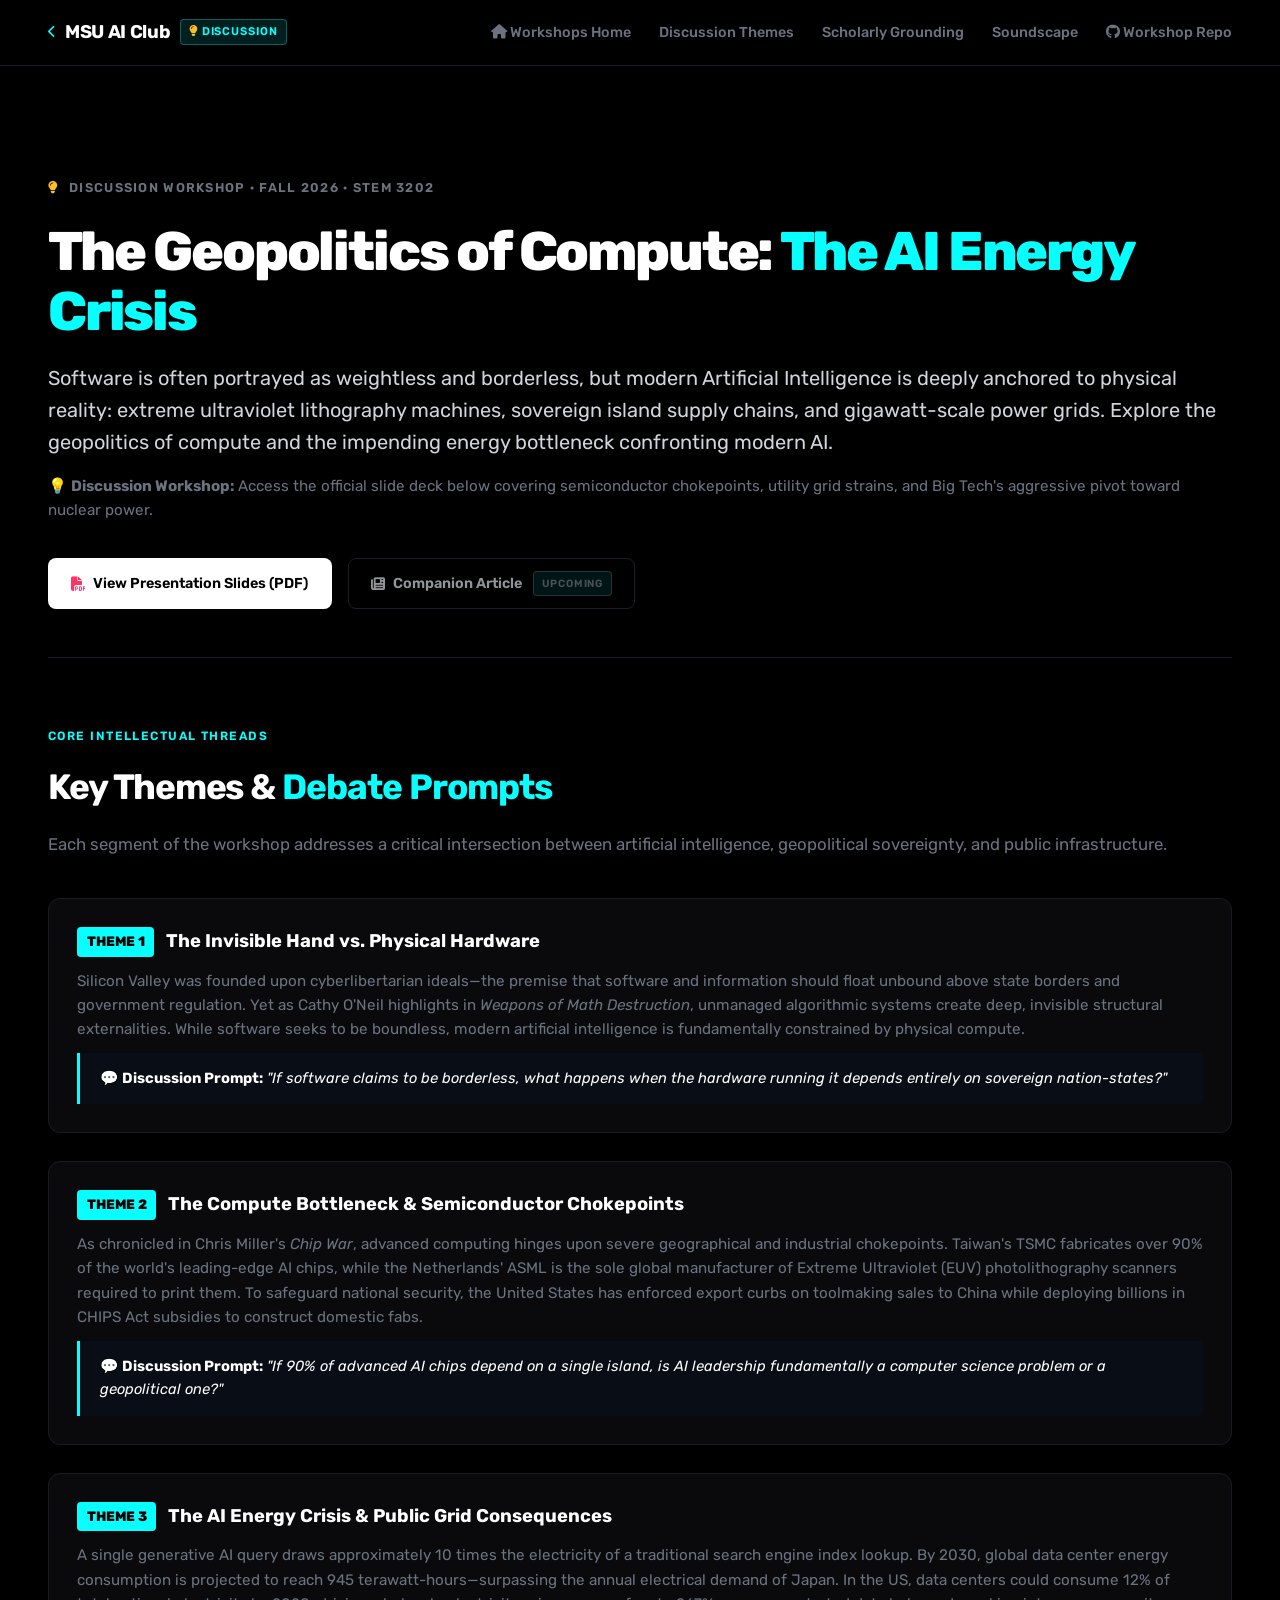
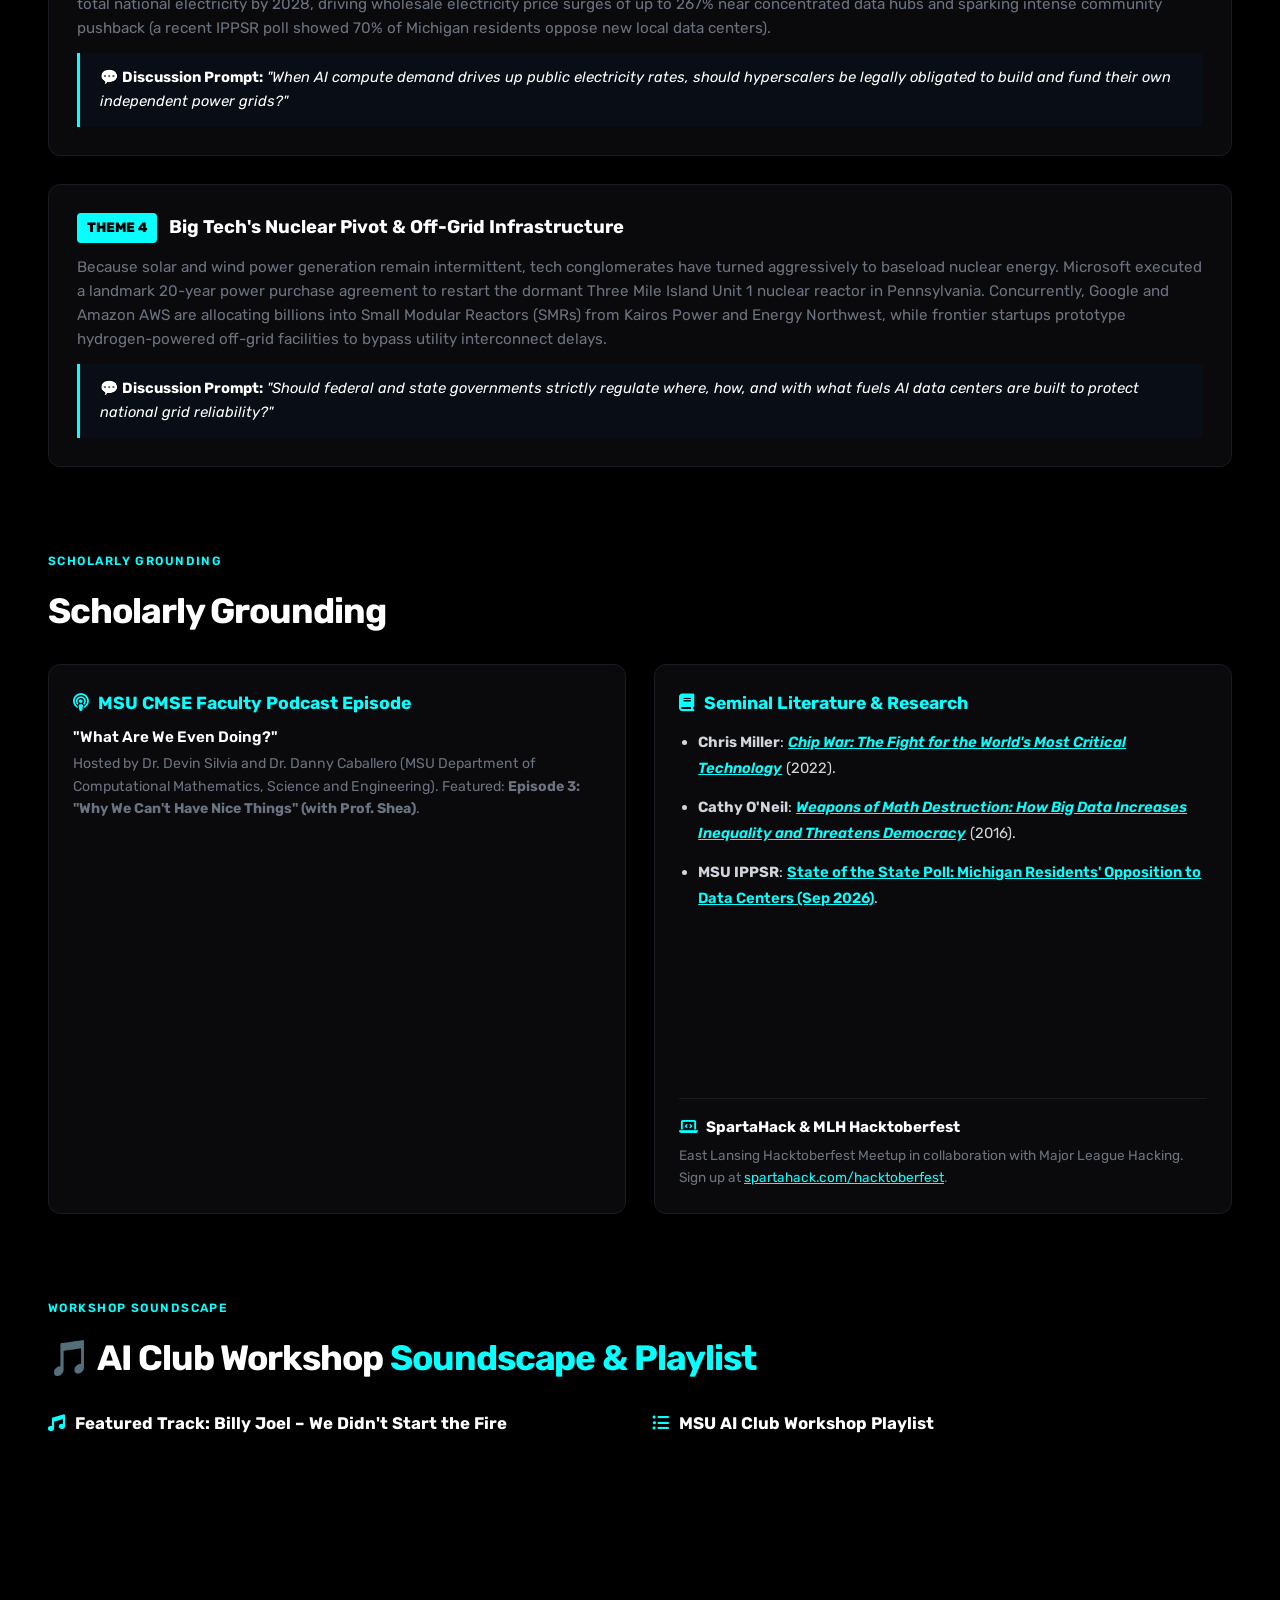
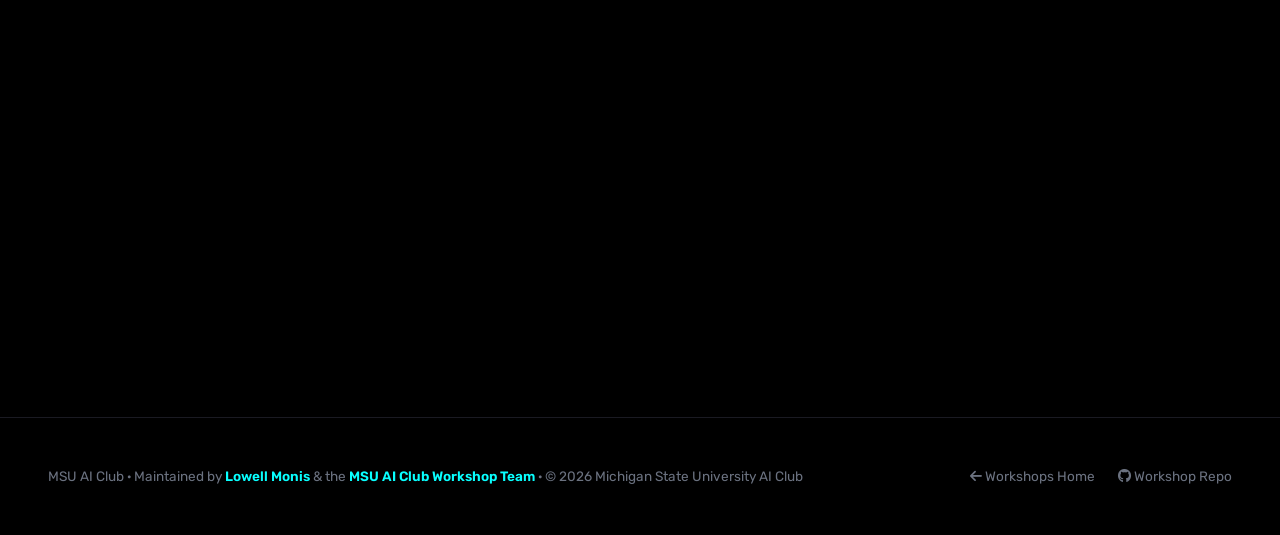
<file: workshops/workshop3/index.html>
<!DOCTYPE html>
<html lang="en">
<head>
  <meta charset="UTF-8">
  <meta name="viewport" content="width=device-width, initial-scale=1.0">
  <title>MSU AI Club | Workshop 03: The Geopolitics of Compute and the AI Energy Crisis</title>
  <meta name="description" content="MSU AI Club Workshop 03: The Geopolitics of Compute and the AI Energy Crisis. A discussion workshop examining semiconductor chokepoints, extreme ultraviolet lithography, grid strain, and tech's nuclear pivot.">
  
  <!-- Rubik Google Font -->
  <link rel="preconnect" href="https://fonts.googleapis.com">
  <link rel="preconnect" href="https://fonts.gstatic.com" crossorigin>
  <link href="https://fonts.googleapis.com/css2?family=Rubik:ital,wght@0,300..900;1,300..900&display=swap" rel="stylesheet">
  
  <!-- FontAwesome Icons -->
  <link rel="stylesheet" href="https://cdnjs.cloudflare.com/ajax/libs/font-awesome/6.5.0/css/all.min.css">
  
  <!-- Shared Stylesheet -->
  <link rel="stylesheet" href="../../styles.css">
</head>
<body>

  <!-- Background Particle Network -->
  <div id="particles-js"></div>

  <!-- Header Navigation -->
  <header class="site-header">
    <div class="header-inner" style="max-width:100%; padding:0 3rem;">
      <a href="../../index.html" class="wordmark">
        <i class="fas fa-chevron-left" style="font-size:0.8rem; color:var(--color-primary);"></i> MSU AI Club <span class="wordmark-badge"><i class="fas fa-lightbulb" style="margin-right:0.25rem; color:#fbbf24;"></i>Discussion</span>
      </a>
      <nav class="site-nav">
        <a href="../../index.html" class="nav-link"><i class="fas fa-home"></i> Workshops Home</a>
        <a href="#themes" class="nav-link">Discussion Themes</a>
        <a href="#grounding" class="nav-link">Scholarly Grounding</a>
        <a href="#spotify" class="nav-link">Soundscape</a>
        <a href="https://github.com/lowell-monis/msu-ai-workshops/tree/main/workshops/workshop3" target="_blank" class="nav-link" rel="noopener">
          <i class="fab fa-github"></i> Workshop Repo
        </a>
      </nav>
    </div>
  </header>

  <div class="container" style="max-width:100%; padding:3rem 3rem;">
    
    <!-- Workshop 03 Hero Header -->
    <section class="hero-wrapper" id="hero">
      <div class="hero-meta">
        <span class="hero-label"><i class="fas fa-lightbulb" style="color:#fbbf24; margin-right:0.35rem;"></i> DISCUSSION WORKSHOP · FALL 2026 · STEM 3202</span>
      </div>
      
      <h1 class="hero-name" style="max-width:100%;">The Geopolitics of Compute: <span style="color:var(--color-primary);">The AI Energy Crisis</span></h1>
      
      <p class="hero-headline" style="max-width:100%;">
        Software is often portrayed as weightless and borderless, but modern Artificial Intelligence is deeply anchored to physical reality: extreme ultraviolet lithography machines, sovereign island supply chains, and gigawatt-scale power grids. Explore the geopolitics of compute and the impending energy bottleneck confronting modern AI.
      </p>

      <p class="hero-tagline" style="max-width:100%;">
        💡 <strong>Discussion Workshop:</strong> Access the official slide deck below covering semiconductor chokepoints, utility grid strains, and Big Tech's aggressive pivot toward nuclear power.
      </p>

      <div class="hero-actions">
        <a href="./The_Geopolitics_of_Compute_and_the_AI_Energy_Crisis_Discussion.pdf" target="_blank" rel="noopener" class="btn btn-solid">
          <i class="fas fa-file-pdf" style="color:#ff3366;"></i> View Presentation Slides (PDF)
        </a>
        <span class="btn btn-ghost" style="opacity:0.7; cursor:not-allowed;" title="Companion Article Coming Soon">
          <i class="fas fa-newspaper"></i> Companion Article <span class="wordmark-badge" style="font-size:0.65rem; border-color:rgba(255,255,255,0.2); color:var(--text-muted); margin-left:0.2rem;">Upcoming</span>
        </span>
      </div>
    </section>

    <!-- Core Discussion Themes Section -->
    <section class="section" id="themes">
      <span class="section-label">Core Intellectual Threads</span>
      <h2 class="section-title">Key Themes & <span style="color:var(--color-primary);">Debate Prompts</span></h2>
      <p class="section-subtitle" style="max-width:100%;">Each segment of the workshop addresses a critical intersection between artificial intelligence, geopolitical sovereignty, and public infrastructure.</p>

      <div style="display:flex; flex-direction:column; gap:1.75rem; margin-top:2rem;">
        
        <!-- Theme 1 -->
        <div class="workshop-card" style="padding:1.75rem;">
          <div style="display:flex; align-items:center; gap:0.75rem; margin-bottom:0.75rem;">
            <span style="background:var(--color-primary); color:#000; font-weight:800; padding:0.25rem 0.6rem; border-radius:4px; font-size:0.85rem;">THEME 1</span>
            <h3 style="color:var(--text-bright); font-size:1.15rem; margin:0;">The Invisible Hand vs. Physical Hardware</h3>
          </div>
          <p style="color:var(--text-muted); font-size:0.95rem; line-height:1.6; margin-bottom:0.75rem;">
            Silicon Valley was founded upon cyberlibertarian ideals—the premise that software and information should float unbound above state borders and government regulation. Yet as Cathy O'Neil highlights in <em>Weapons of Math Destruction</em>, unmanaged algorithmic systems create deep, invisible structural externalities. While software seeks to be boundless, modern artificial intelligence is fundamentally constrained by physical compute.
          </p>
          <div style="background:#090d16; border-left:3px solid var(--color-primary); padding:0.85rem 1.25rem; border-radius:0 4px 4px 0; font-size:0.92rem; color:var(--text-bright);">
            💬 <strong>Discussion Prompt:</strong> <em>"If software claims to be borderless, what happens when the hardware running it depends entirely on sovereign nation-states?"</em>
          </div>
        </div>

        <!-- Theme 2 -->
        <div class="workshop-card" style="padding:1.75rem;">
          <div style="display:flex; align-items:center; gap:0.75rem; margin-bottom:0.75rem;">
            <span style="background:var(--color-primary); color:#000; font-weight:800; padding:0.25rem 0.6rem; border-radius:4px; font-size:0.85rem;">THEME 2</span>
            <h3 style="color:var(--text-bright); font-size:1.15rem; margin:0;">The Compute Bottleneck & Semiconductor Chokepoints</h3>
          </div>
          <p style="color:var(--text-muted); font-size:0.95rem; line-height:1.6; margin-bottom:0.75rem;">
            As chronicled in Chris Miller's <em>Chip War</em>, advanced computing hinges upon severe geographical and industrial chokepoints. Taiwan's TSMC fabricates over 90% of the world's leading-edge AI chips, while the Netherlands' ASML is the sole global manufacturer of Extreme Ultraviolet (EUV) photolithography scanners required to print them. To safeguard national security, the United States has enforced export curbs on toolmaking sales to China while deploying billions in CHIPS Act subsidies to construct domestic fabs.
          </p>
          <div style="background:#090d16; border-left:3px solid var(--color-primary); padding:0.85rem 1.25rem; border-radius:0 4px 4px 0; font-size:0.92rem; color:var(--text-bright);">
            💬 <strong>Discussion Prompt:</strong> <em>"If 90% of advanced AI chips depend on a single island, is AI leadership fundamentally a computer science problem or a geopolitical one?"</em>
          </div>
        </div>

        <!-- Theme 3 -->
        <div class="workshop-card" style="padding:1.75rem;">
          <div style="display:flex; align-items:center; gap:0.75rem; margin-bottom:0.75rem;">
            <span style="background:var(--color-primary); color:#000; font-weight:800; padding:0.25rem 0.6rem; border-radius:4px; font-size:0.85rem;">THEME 3</span>
            <h3 style="color:var(--text-bright); font-size:1.15rem; margin:0;">The AI Energy Crisis & Public Grid Consequences</h3>
          </div>
          <p style="color:var(--text-muted); font-size:0.95rem; line-height:1.6; margin-bottom:0.75rem;">
            A single generative AI query draws approximately 10 times the electricity of a traditional search engine index lookup. By 2030, global data center energy consumption is projected to reach 945 terawatt-hours—surpassing the annual electrical demand of Japan. In the US, data centers could consume 12% of total national electricity by 2028, driving wholesale electricity price surges of up to 267% near concentrated data hubs and sparking intense community pushback (a recent IPPSR poll showed 70% of Michigan residents oppose new local data centers).
          </p>
          <div style="background:#090d16; border-left:3px solid var(--color-primary); padding:0.85rem 1.25rem; border-radius:0 4px 4px 0; font-size:0.92rem; color:var(--text-bright);">
            💬 <strong>Discussion Prompt:</strong> <em>"When AI compute demand drives up public electricity rates, should hyperscalers be legally obligated to build and fund their own independent power grids?"</em>
          </div>
        </div>

        <!-- Theme 4 -->
        <div class="workshop-card" style="padding:1.75rem;">
          <div style="display:flex; align-items:center; gap:0.75rem; margin-bottom:0.75rem;">
            <span style="background:var(--color-primary); color:#000; font-weight:800; padding:0.25rem 0.6rem; border-radius:4px; font-size:0.85rem;">THEME 4</span>
            <h3 style="color:var(--text-bright); font-size:1.15rem; margin:0;">Big Tech's Nuclear Pivot & Off-Grid Infrastructure</h3>
          </div>
          <p style="color:var(--text-muted); font-size:0.95rem; line-height:1.6; margin-bottom:0.75rem;">
            Because solar and wind power generation remain intermittent, tech conglomerates have turned aggressively to baseload nuclear energy. Microsoft executed a landmark 20-year power purchase agreement to restart the dormant Three Mile Island Unit 1 nuclear reactor in Pennsylvania. Concurrently, Google and Amazon AWS are allocating billions into Small Modular Reactors (SMRs) from Kairos Power and Energy Northwest, while frontier startups prototype hydrogen-powered off-grid facilities to bypass utility interconnect delays.
          </p>
          <div style="background:#090d16; border-left:3px solid var(--color-primary); padding:0.85rem 1.25rem; border-radius:0 4px 4px 0; font-size:0.92rem; color:var(--text-bright);">
            💬 <strong>Discussion Prompt:</strong> <em>"Should federal and state governments strictly regulate where, how, and with what fuels AI data centers are built to protect national grid reliability?"</em>
          </div>
        </div>

      </div>
    </section>

    <!-- Scholarly Grounding Section -->
    <section class="section" id="grounding">
      <span class="section-label">Scholarly Grounding</span>
      <h2 class="section-title">Scholarly Grounding</h2>

      <div style="display:grid; grid-template-columns: repeat(auto-fit, minmax(340px, 1fr)); gap:1.75rem; margin-top:1.5rem;">
        
        <!-- MSU CMSE Podcast Episode Embed -->
        <div class="workshop-card" style="padding:1.5rem;">
          <h4 style="color:var(--color-primary); font-size:1.1rem; margin-bottom:0.5rem;"><i class="fas fa-podcast" style="margin-right:0.4rem;"></i> MSU CMSE Faculty Podcast Episode</h4>
          <p style="color:var(--text-bright); font-weight:600; font-size:0.95rem; margin-bottom:0.25rem;">"What Are We Even Doing?"</p>
          <p style="color:var(--text-muted); font-size:0.88rem; line-height:1.6; margin-bottom:1rem;">
            Hosted by Dr. Devin Silvia and Dr. Danny Caballero (MSU Department of Computational Mathematics, Science and Engineering). Featured: <strong>Episode 3: "Why We Can't Have Nice Things" (with Prof. Shea)</strong>.
          </p>
          <iframe data-testid="embed-iframe" style="border-radius:12px" src="https://open.spotify.com/embed/episode/6tfNuC9iSwgVNrNOB4mNwN?utm_source=generator&si=fbfe04f1819d40dd" width="100%" height="352" frameBorder="0" allowfullscreen="" allow="autoplay; clipboard-write; encrypted-media; fullscreen; picture-in-picture" loading="lazy"></iframe>
        </div>

        <!-- Seminal Literature & Research -->
        <div class="workshop-card" style="padding:1.5rem; display:flex; flex-direction:column; justify-content:space-between;">
          <div>
            <h4 style="color:var(--color-primary); font-size:1.1rem; margin-bottom:0.75rem;"><i class="fas fa-book" style="margin-right:0.4rem;"></i> Seminal Literature & Research</h4>
            <ul style="padding-left:1.2rem; color:var(--text-main); font-size:0.92rem; line-height:1.8;">
              <li style="margin-bottom:0.75rem;">
                <strong>Chris Miller</strong>: <a href="https://www.amazon.com/Chip-War-Worlds-Critical-Technology/dp/1982172002/ref=asc_df_1982172002/?gclid=Cj0KCQiAkKqsBhC3ARIsAEEjuJgTVJT0ZJ7DbZq65pQYOUcQsu34PFVpMPqK8zCtbbBmFWtJdH0UMt4aAiSvEALw_wcB&hvadid=564675582183&hvdev=c&hvdvcmdl=&hvlocint=&hvlocphy=9011679&hvnetw=g&hvpone=&hvpos=&hvptwo=&hvqmt=&hvrand=9805204728977309352&hvtargid=pla-1635417261246&linkCode=df0&mcid=aa16c28759b03b3193dc4f5cef89fc17&psc=1&tag=hyprod-20" target="_blank" rel="noopener" style="color:var(--color-primary); text-decoration:underline; font-weight:600;"><em>Chip War: The Fight for the World's Most Critical Technology</em></a> (2022).
              </li>
              <li style="margin-bottom:0.75rem;">
                <strong>Cathy O'Neil</strong>: <a href="https://www.amazon.com/exec/obidos/ASIN/0553418815/acmorg-20" target="_blank" rel="noopener" style="color:var(--color-primary); text-decoration:underline; font-weight:600;"><em>Weapons of Math Destruction: How Big Data Increases Inequality and Threatens Democracy</em></a> (2016).
              </li>
              <li style="margin-bottom:0.75rem;">
                <strong>MSU IPPSR</strong>: <a href="https://ippsr.msu.edu/sites/default/files/soss/publications/Michigan%20residents%20opposition%20to%20data%20centers_Sep%202026.pdf" target="_blank" rel="noopener" style="color:var(--color-primary); text-decoration:underline; font-weight:600;">State of the State Poll: Michigan Residents' Opposition to Data Centers (Sep 2026)</a>.
              </li>
            </ul>
          </div>

          <div style="margin-top:1.5rem; padding-top:1rem; border-top:1px solid var(--border-color);">
            <h5 style="color:var(--text-bright); font-size:0.95rem; margin-bottom:0.35rem;"><i class="fas fa-laptop-code" style="color:var(--color-primary); margin-right:0.3rem;"></i> SpartaHack & MLH Hacktoberfest</h5>
            <p style="color:var(--text-muted); font-size:0.85rem; line-height:1.6;">
              East Lansing Hacktoberfest Meetup in collaboration with Major League Hacking. Sign up at <a href="https://spartahack.com/hacktoberfest" target="_blank" rel="noopener" style="color:var(--color-primary); text-decoration:underline;">spartahack.com/hacktoberfest</a>.
            </p>
          </div>
        </div>

      </div>
    </section>

    <!-- Workshop Soundscape Section -->
    <section class="section" id="spotify">
      <span class="section-label">Workshop Soundscape</span>
      <h2 class="section-title">🎵 AI Club Workshop <span style="color:var(--color-primary);">Soundscape & Playlist</span></h2>

      <div style="display:grid; grid-template-columns: repeat(auto-fit, minmax(340px, 1fr)); gap:1.5rem; margin-top:1.5rem;">
        <!-- Billy Joel - We Didn't Start the Fire Embed -->
        <div>
          <h3 style="color:var(--text-bright); font-size:1.05rem; margin-bottom:0.75rem;"><i class="fas fa-music" style="color:var(--color-primary); margin-right:0.4rem;"></i> Featured Track: Billy Joel – We Didn't Start the Fire</h3>
          <iframe data-testid="embed-iframe" style="border-radius:12px" src="https://open.spotify.com/embed/track/3Cx4yrFaX8CeHwBMReOWXI?utm_source=generator&si=c219bc3123b14008" width="100%" height="352" frameBorder="0" allowfullscreen="" allow="autoplay; clipboard-write; encrypted-media; fullscreen; picture-in-picture" loading="lazy"></iframe>
        </div>

        <!-- MSU AI Club Workshop Playlist Embed -->
        <div>
          <h3 style="color:var(--text-bright); font-size:1.05rem; margin-bottom:0.75rem;"><i class="fas fa-list-ul" style="color:var(--color-primary); margin-right:0.4rem;"></i> MSU AI Club Workshop Playlist</h3>
          <iframe data-testid="embed-iframe" style="border-radius:12px" src="https://open.spotify.com/embed/playlist/3c5WgCEdJatgJeFhgUbVwN?utm_source=generator&theme=0&si=00521ac76fe046f5" width="100%" height="352" frameBorder="0" allowfullscreen="" allow="autoplay; clipboard-write; encrypted-media; fullscreen; picture-in-picture" loading="lazy"></iframe>
        </div>
      </div>
    </section>

  </div>

  <!-- Site Footer -->
  <footer class="site-footer">
    <div class="footer-inner" style="max-width:100%; padding:0 3rem;">
      <div>
        MSU AI Club · Maintained by <a href="https://lowell-monis.github.io/" target="_blank" rel="noopener" style="color:var(--color-primary); text-decoration:none; font-weight:600;">Lowell Monis</a> & the <span style="color:var(--color-primary); font-weight:600;">MSU AI Club Workshop Team</span> · © 2026 Michigan State University AI Club
      </div>
      <div class="footer-links">
        <a href="../../index.html"><i class="fas fa-arrow-left"></i> Workshops Home</a>
        <a href="https://github.com/lowell-monis/msu-ai-workshops/tree/main/workshops/workshop3" target="_blank" rel="noopener"><i class="fab fa-github"></i> Workshop Repo</a>
      </div>
    </div>
  </footer>

  <!-- Application JS -->
  <script src="../../app.js"></script>
</body>
</html>
</file>
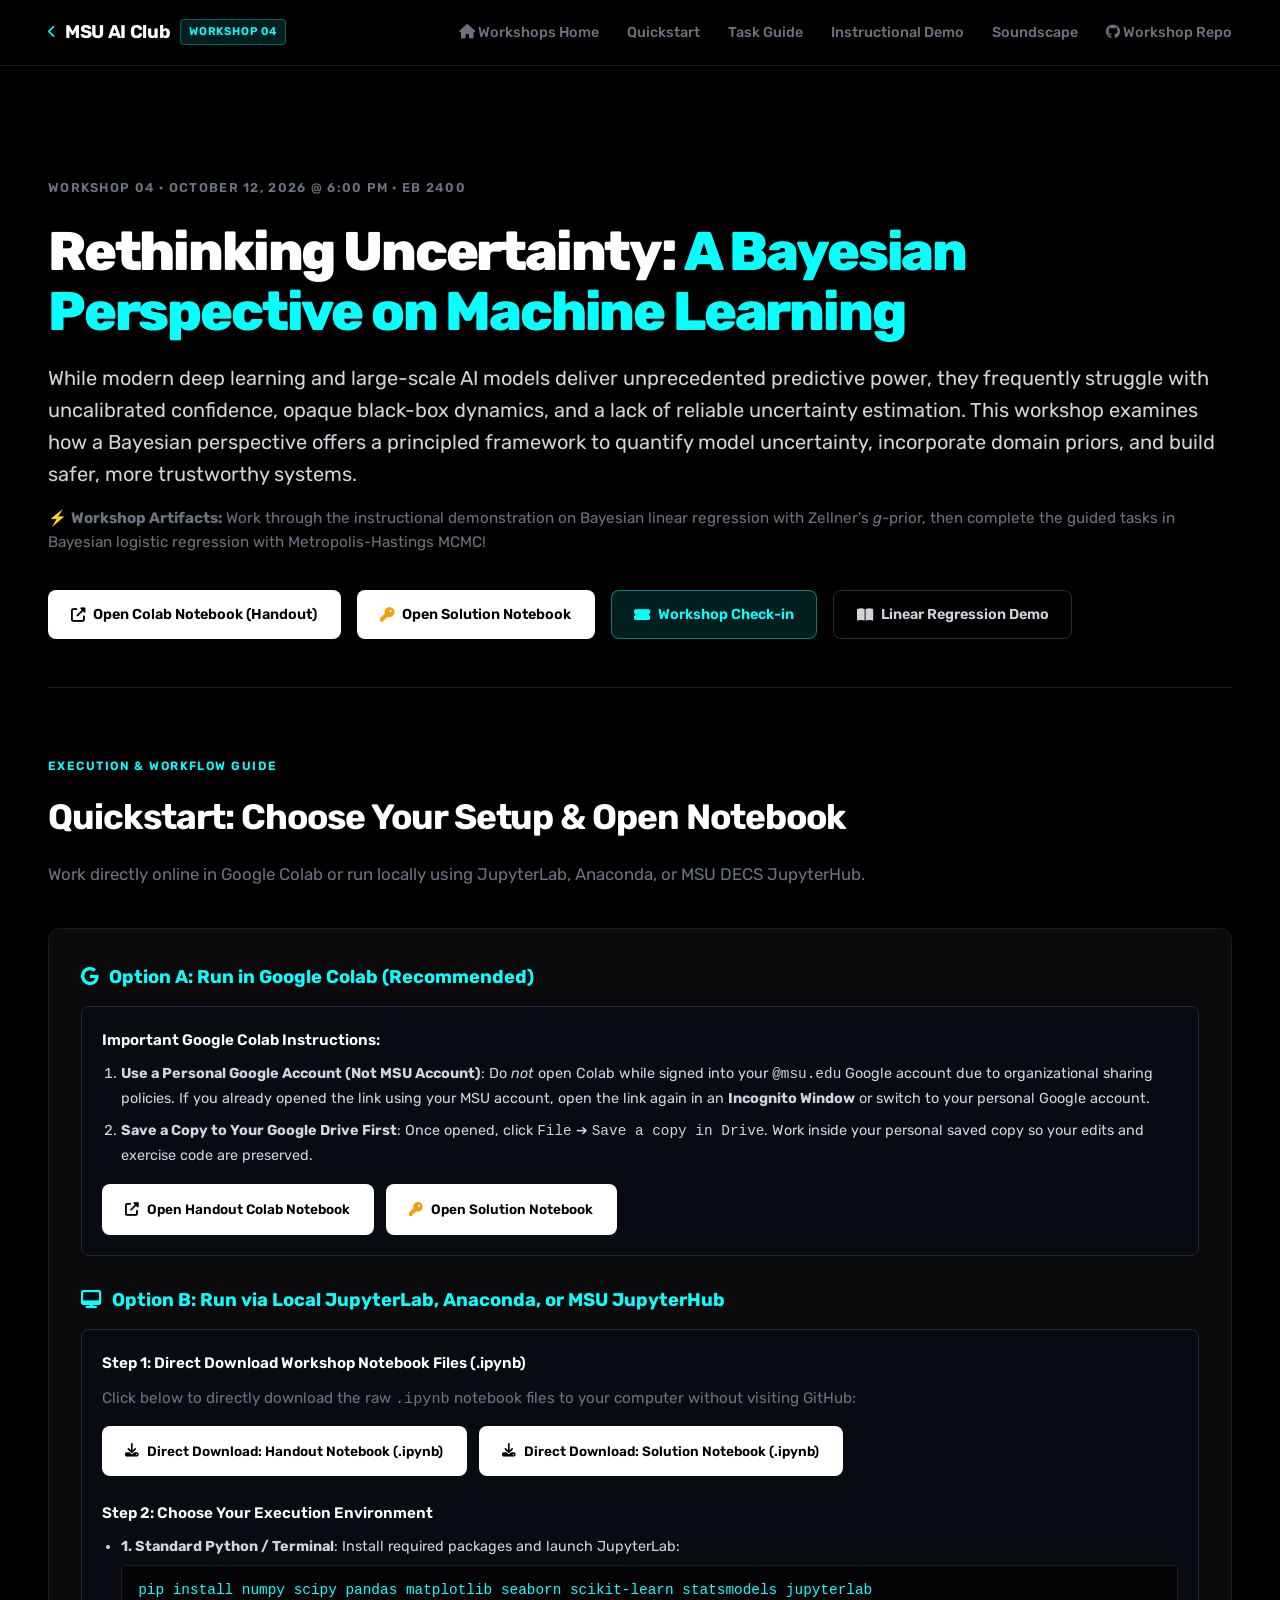
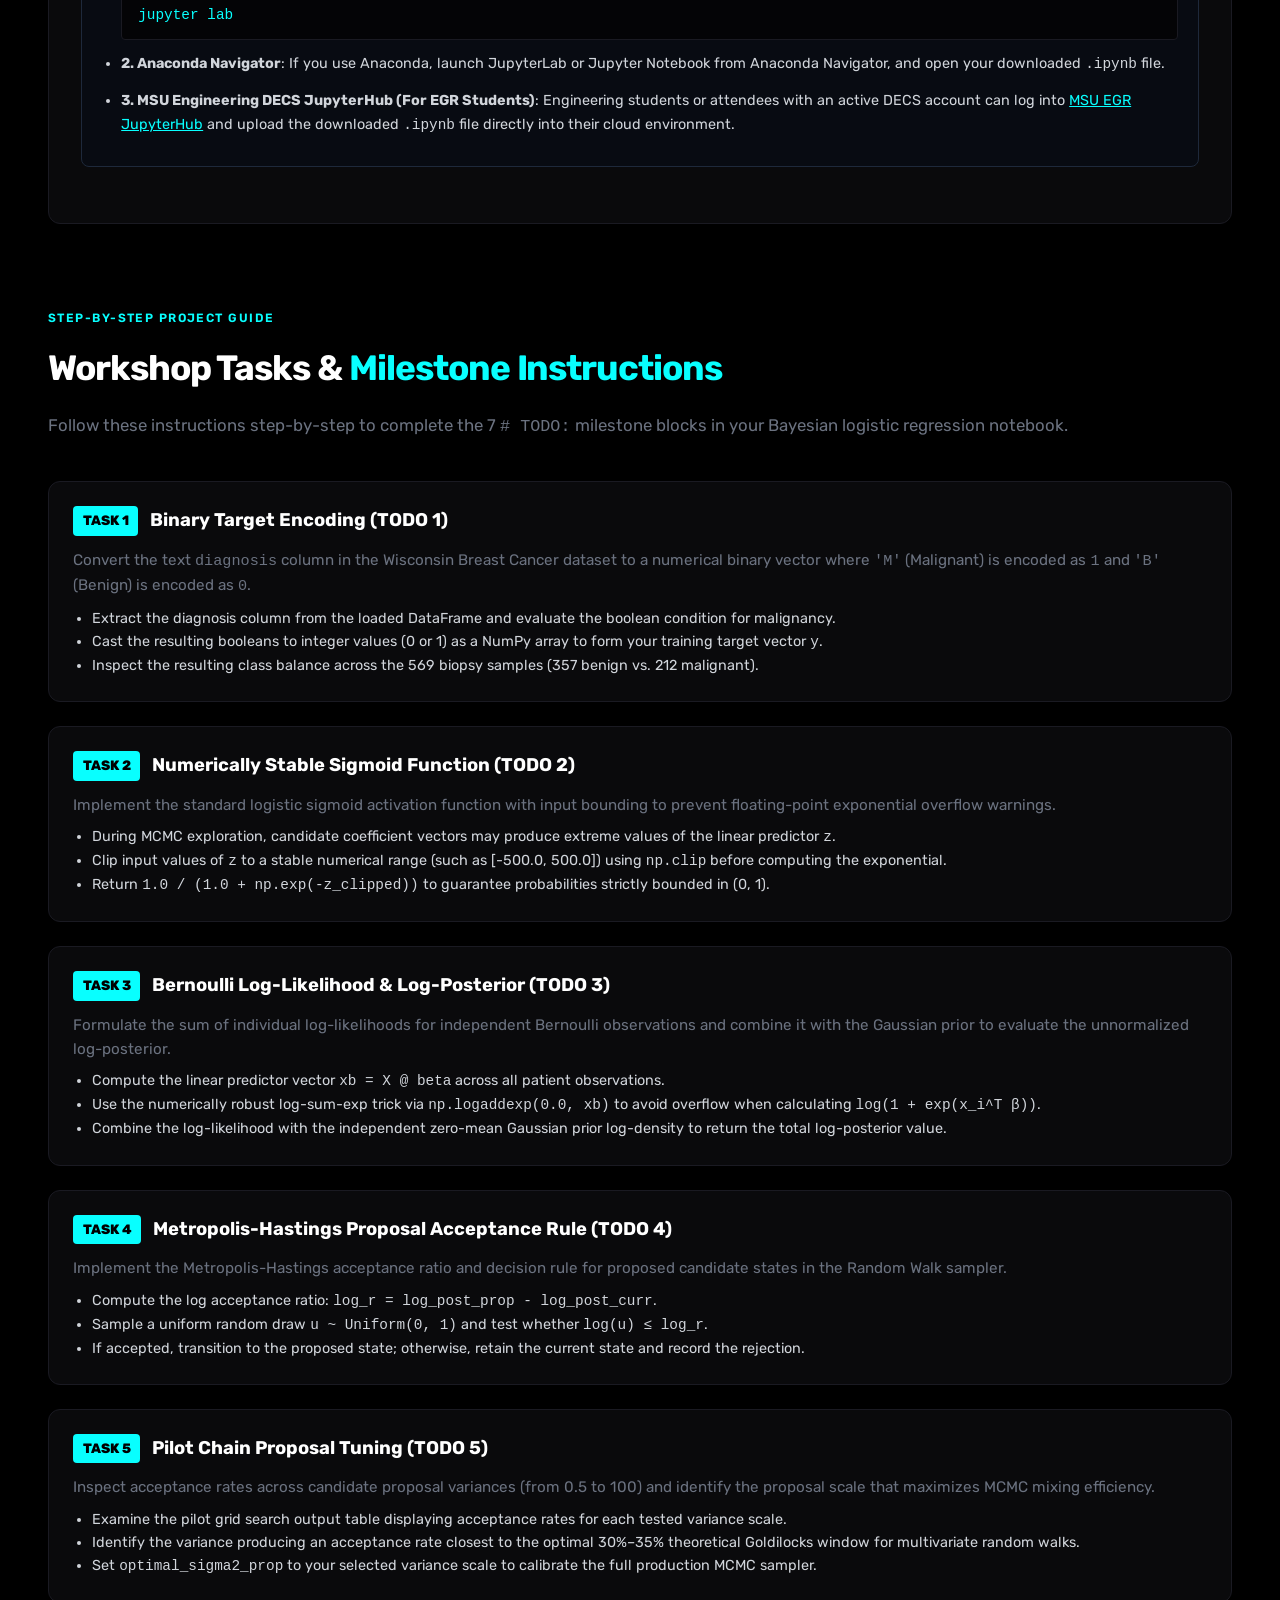
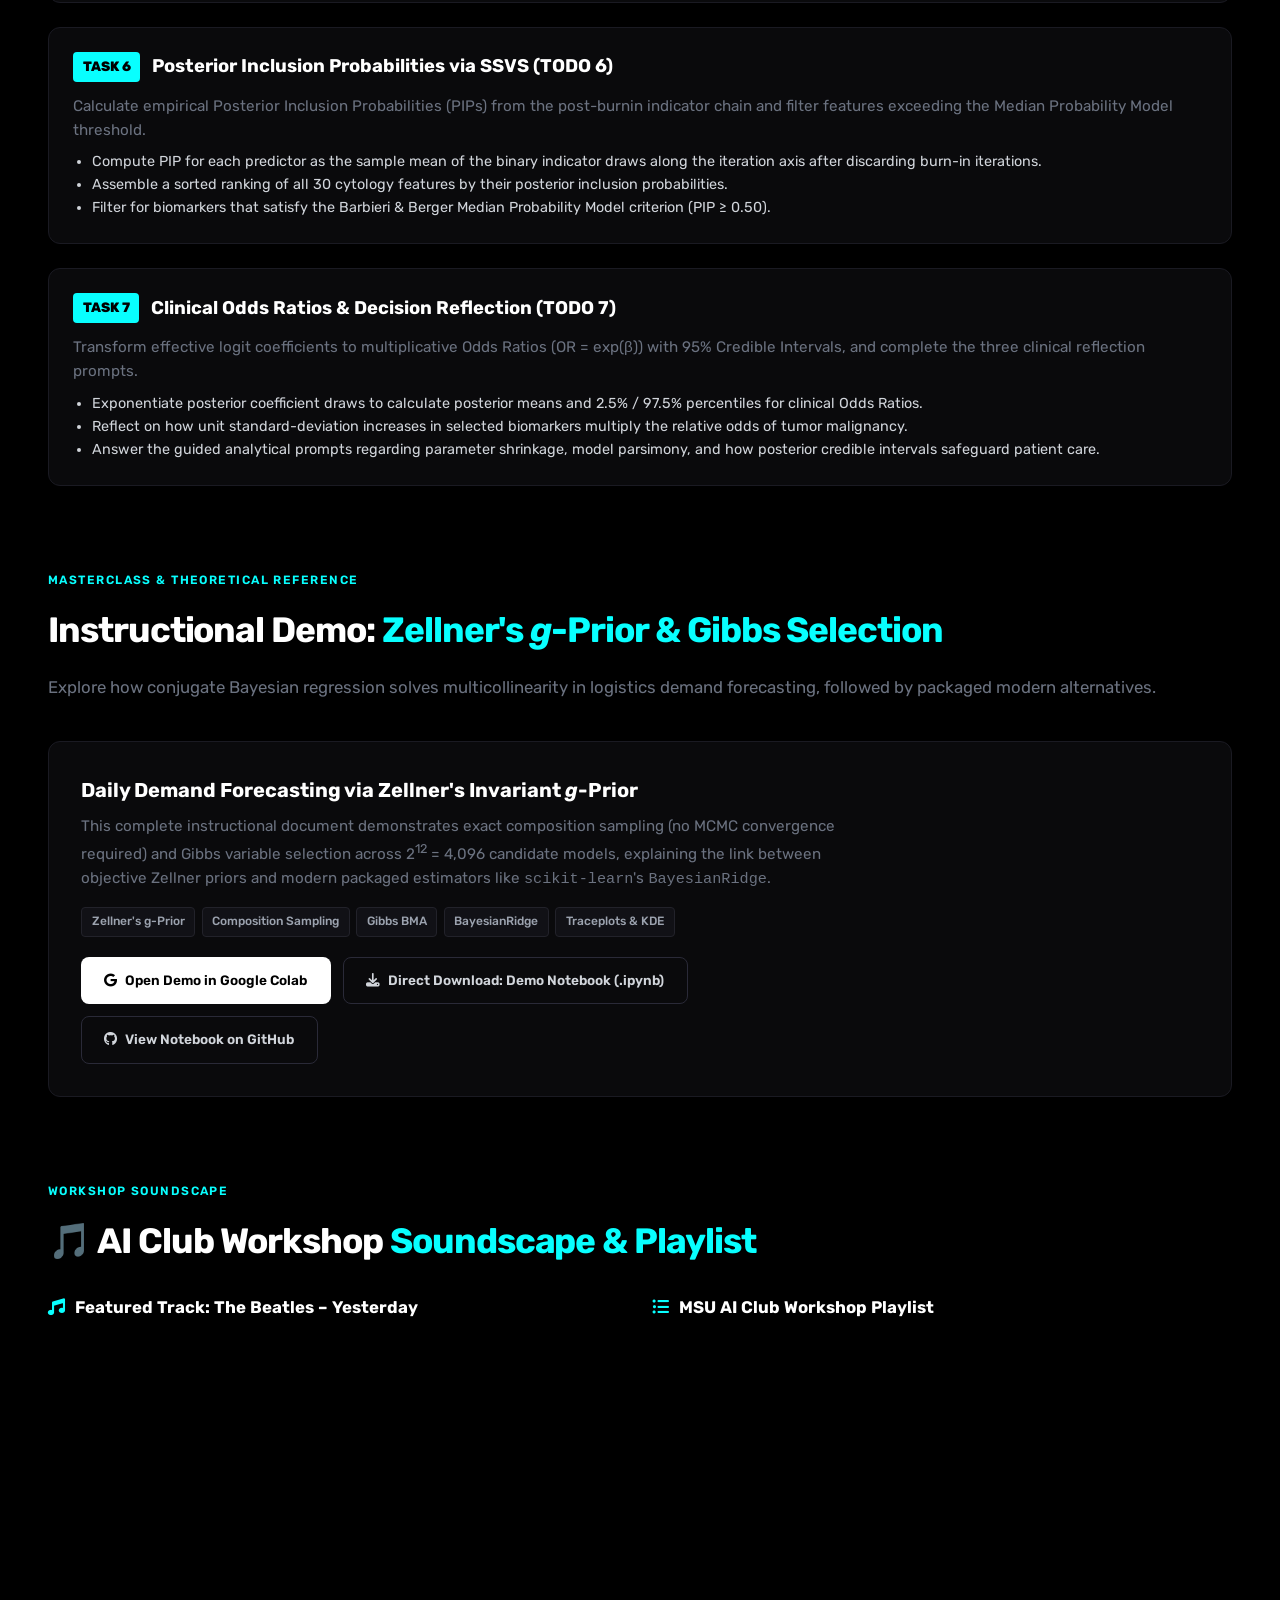
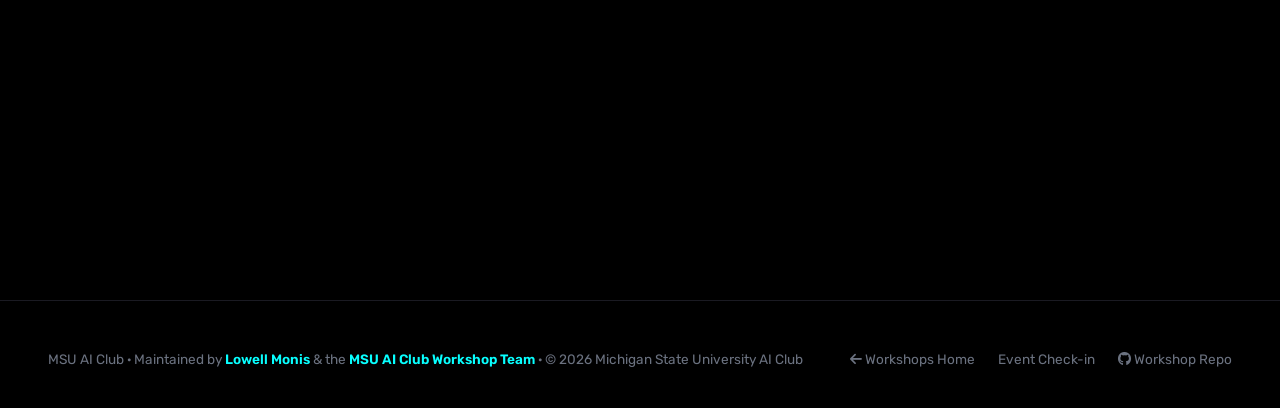
<file: workshops/workshop4/index.html>
<!DOCTYPE html>
<html lang="en">
<head>
  <meta charset="UTF-8">
  <meta name="viewport" content="width=device-width, initial-scale=1.0">
  <title>MSU AI Club | Workshop 04: Rethinking Uncertainty: A Bayesian Perspective on Machine Learning</title>
  <meta name="description" content="MSU AI Club Workshop 04: Rethinking Uncertainty: A Bayesian Perspective on Machine Learning. Master Bayesian linear regression with Zellner's g-prior, exact composition sampling, Metropolis-Hastings MCMC, and Stochastic Search Variable Selection (SSVS).">
  
  <!-- Rubik Google Font -->
  <link rel="preconnect" href="https://fonts.googleapis.com">
  <link rel="preconnect" href="https://fonts.gstatic.com" crossorigin>
  <link href="https://fonts.googleapis.com/css2?family=Rubik:ital,wght@0,300..900;1,300..900&display=swap" rel="stylesheet">
  
  <!-- FontAwesome Icons -->
  <link rel="stylesheet" href="https://cdnjs.cloudflare.com/ajax/libs/font-awesome/6.5.0/css/all.min.css">
  
  <!-- Shared Stylesheet -->
  <link rel="stylesheet" href="../../styles.css">
</head>
<body>

  <!-- Background Particle Network -->
  <div id="particles-js"></div>

  <!-- Header Navigation -->
  <header class="site-header">
    <div class="header-inner" style="max-width:100%; padding:0 3rem;">
      <a href="../../index.html" class="wordmark">
        <i class="fas fa-chevron-left" style="font-size:0.8rem; color:var(--color-primary);"></i> MSU AI Club <span class="wordmark-badge">Workshop 04</span>
      </a>
      <nav class="site-nav">
        <a href="../../index.html" class="nav-link"><i class="fas fa-home"></i> Workshops Home</a>
        <a href="#quickstart" class="nav-link">Quickstart</a>
        <a href="#tasks" class="nav-link">Task Guide</a>
        <a href="#demo" class="nav-link">Instructional Demo</a>
        <a href="#spotify" class="nav-link">Soundscape</a>
        <a href="https://github.com/lowell-monis/msu-ai-workshops/tree/main/workshops/workshop4" target="_blank" class="nav-link" rel="noopener">
          <i class="fab fa-github"></i> Workshop Repo
        </a>
      </nav>
    </div>
  </header>

  <div class="container" style="max-width:100%; padding:3rem 3rem;">
    
    <!-- Workshop 04 Hero Header -->
    <section class="hero-wrapper" id="hero">
      <div class="hero-meta">
        <span class="hero-label">WORKSHOP 04 · OCTOBER 12, 2026 @ 6:00 PM · EB 2400</span>
      </div>
      
      <h1 class="hero-name" style="max-width:100%;">Rethinking Uncertainty: <span style="color:var(--color-primary);">A Bayesian Perspective on Machine Learning</span></h1>
      
      <p class="hero-headline" style="max-width:100%;">
        While modern deep learning and large-scale AI models deliver unprecedented predictive power, they frequently struggle with uncalibrated confidence, opaque black-box dynamics, and a lack of reliable uncertainty estimation. This workshop examines how a Bayesian perspective offers a principled framework to quantify model uncertainty, incorporate domain priors, and build safer, more trustworthy systems.
      </p>

      <p class="hero-tagline" style="max-width:100%;">
        ⚡ <strong>Workshop Artifacts:</strong> Work through the instructional demonstration on Bayesian linear regression with Zellner's <em>g</em>-prior, then complete the guided tasks in Bayesian logistic regression with Metropolis-Hastings MCMC!
      </p>

      <div class="hero-actions">
        <a id="handout-colab-hero-btn" href="https://colab.research.google.com/drive/1APEVyr9mPdAStmGzxu1CRjazJixB_oA4?usp=sharing" target="_blank" rel="noopener" class="btn btn-solid">
          <i class="fas fa-external-link-alt"></i> Open Colab Notebook (Handout)
        </a>
        <a id="solution-colab-btn" class="btn btn-ghost" style="opacity:0.65; cursor:not-allowed;" title="Solution unlocks at 7:00 PM">
          <i class="fas fa-lock"></i> Solution Notebook (Locked)
        </a>
        <a href="https://www.msuaiclub.com/events/41beb323-3591-43e0-8e1c-1d6031c2546e" target="_blank" rel="noopener" class="btn btn-accent">
          <i class="fas fa-ticket-alt"></i> Workshop Check-in
        </a>
        <a href="#demo" class="btn btn-ghost">
          <i class="fas fa-book-open"></i> Linear Regression Demo
        </a>
      </div>
    </section>

    <!-- Quickstart & Reproduction Guide Section -->
    <section class="section" id="quickstart">
      <span class="section-label">Execution & Workflow Guide</span>
      <h2 class="section-title">Quickstart: Choose Your Setup & Open Notebook</h2>
      <p class="section-subtitle" style="max-width:100%;">Work directly online in Google Colab or run locally using JupyterLab, Anaconda, or MSU DECS JupyterHub.</p>

      <div class="simulator-workspace" style="padding:2rem; width:100%;">
        <div style="line-height:1.8; font-size:0.95rem;">
          
          <!-- Option A: Google Colab -->
          <h3 style="color:var(--color-primary); font-size:1.15rem; margin-bottom:0.75rem;"><i class="fab fa-google" style="margin-right:0.4rem;"></i> Option A: Run in Google Colab (Recommended)</h3>
          <div style="background:#080b12; border:1px solid #1e293b; padding:1.25rem; border-radius:var(--radius-md); margin-bottom:1.75rem;">
            <p style="color:var(--text-bright); font-weight:600; margin-bottom:0.5rem;">Important Google Colab Instructions:</p>
            <ol style="padding-left:1.2rem; color:var(--text-main); font-size:0.9rem; line-height:1.7;">
              <li style="margin-bottom:0.5rem;">
                <strong>Use a Personal Google Account (Not MSU Account)</strong>: Do <em>not</em> open Colab while signed into your <code>@msu.edu</code> Google account due to organizational sharing policies. If you already opened the link using your MSU account, open the link again in an <strong>Incognito Window</strong> or switch to your personal Google account.
              </li>
              <li>
                <strong>Save a Copy to Your Google Drive First</strong>: Once opened, click <code>File</code> ➔ <code>Save a copy in Drive</code>. Work inside your personal saved copy so your edits and exercise code are preserved.
              </li>
            </ol>
            <div style="margin-top:1rem; display:flex; gap:0.75rem; flex-wrap:wrap;">
              <a id="handout-colab-quickstart-btn" href="https://colab.research.google.com/drive/1APEVyr9mPdAStmGzxu1CRjazJixB_oA4?usp=sharing" target="_blank" rel="noopener" class="btn btn-solid" style="font-size:0.85rem;">
                <i class="fas fa-external-link-alt"></i> Open Handout Colab Notebook
              </a>
              <a id="solution-colab-quickstart-btn" class="btn btn-ghost" style="opacity:0.65; cursor:not-allowed; font-size:0.85rem;" title="Solution unlocks at 7:00 PM">
                <i class="fas fa-lock"></i> Solution Colab Notebook (Locked)
              </a>
            </div>
          </div>

          <!-- Option B: Local JupyterLab, Anaconda, or MSU DECS JupyterHub -->
          <h3 style="color:var(--color-primary); font-size:1.15rem; margin-bottom:0.75rem;"><i class="fas fa-desktop" style="margin-right:0.4rem;"></i> Option B: Run via Local JupyterLab, Anaconda, or MSU JupyterHub</h3>
          <div style="background:#080b12; border:1px solid #1e293b; padding:1.25rem; border-radius:var(--radius-md); margin-bottom:1.5rem;">
            
            <p style="color:var(--text-bright); font-weight:600; margin-bottom:0.5rem;">Step 1: Direct Download Workshop Notebook Files (.ipynb)</p>
            <p style="color:var(--text-muted); margin-bottom:0.75rem;">
              Click below to directly download the raw <code>.ipynb</code> notebook files to your computer without visiting GitHub:
            </p>
            <div style="display:flex; gap:0.75rem; flex-wrap:wrap; margin-bottom:1.5rem;">
              <a href="https://raw.githubusercontent.com/lowell-monis/msu-ai-workshops/main/workshops/workshop4/bayesian_logistic_regression_artifact.ipynb" download class="btn btn-solid" style="font-size:0.85rem;">
                <i class="fas fa-download"></i> Direct Download: Handout Notebook (.ipynb)
              </a>
              <a id="solution-raw-btn" class="btn btn-ghost" style="opacity:0.65; cursor:not-allowed; font-size:0.85rem;" title="Solution unlocks at 7:00 PM">
                <i class="fas fa-lock"></i> Direct Download: Solution Notebook (.ipynb)
              </a>
            </div>

            <p style="color:var(--text-bright); font-weight:600; margin-bottom:0.5rem;">Step 2: Choose Your Execution Environment</p>
            
            <ul style="padding-left:1.2rem; color:var(--text-main); font-size:0.9rem; line-height:1.7; margin-bottom:0.5rem;">
              <li style="margin-bottom:0.75rem;">
                <strong>1. Standard Python / Terminal</strong>: Install required packages and launch JupyterLab:
                <pre style="background:#040406; padding:0.75rem 1rem; border-radius:var(--radius-sm); font-family:var(--font-code); color:var(--color-primary); border:1px solid var(--border-color); margin-top:0.35rem; margin-bottom:0.5rem; overflow-x:auto;">pip install numpy scipy pandas matplotlib seaborn scikit-learn statsmodels jupyterlab
jupyter lab</pre>
              </li>
              <li style="margin-bottom:0.75rem;">
                <strong>2. Anaconda Navigator</strong>: If you use Anaconda, launch JupyterLab or Jupyter Notebook from Anaconda Navigator, and open your downloaded <code>.ipynb</code> file.
              </li>
              <li>
                <strong>3. MSU Engineering DECS JupyterHub (For EGR Students)</strong>: Engineering students or attendees with an active DECS account can log into <a href="https://jupyterhub.egr.msu.edu/" target="_blank" rel="noopener" style="color:var(--color-primary); text-decoration:underline;">MSU EGR JupyterHub</a> and upload the downloaded <code>.ipynb</code> file directly into their cloud environment.
              </li>
            </ul>

          </div>

        </div>
      </div>
    </section>

    <!-- Workshop Tasks & Step-by-Step Instructions Section -->
    <section class="section" id="tasks">
      <span class="section-label">Step-by-Step Project Guide</span>
      <h2 class="section-title">Workshop Tasks & <span style="color:var(--color-primary);">Milestone Instructions</span></h2>
      <p class="section-subtitle" style="max-width:100%;">Follow these instructions step-by-step to complete the 7 <code># TODO:</code> milestone blocks in your Bayesian logistic regression notebook.</p>

      <div style="display:flex; flex-direction:column; gap:1.5rem; margin-top:2rem;">
        
        <!-- Task 1 -->
        <div class="workshop-card" style="padding:1.5rem;">
          <div style="display:flex; align-items:center; gap:0.75rem; margin-bottom:0.75rem;">
            <span style="background:var(--color-primary); color:#000; font-weight:800; padding:0.25rem 0.6rem; border-radius:4px; font-size:0.85rem;">TASK 1</span>
            <h3 style="color:var(--text-bright); font-size:1.15rem; margin:0;">Binary Target Encoding (TODO 1)</h3>
          </div>
          <p style="color:var(--text-muted); font-size:0.95rem; line-height:1.6; margin-bottom:0.5rem;">
            Convert the text <code>diagnosis</code> column in the Wisconsin Breast Cancer dataset to a numerical binary vector where <code>'M'</code> (Malignant) is encoded as <code>1</code> and <code>'B'</code> (Benign) is encoded as <code>0</code>.
          </p>
          <ul style="padding-left:1.2rem; color:var(--text-main); font-size:0.9rem; line-height:1.6;">
            <li>Extract the diagnosis column from the loaded DataFrame and evaluate the boolean condition for malignancy.</li>
            <li>Cast the resulting booleans to integer values (0 or 1) as a NumPy array to form your training target vector <code>y</code>.</li>
            <li>Inspect the resulting class balance across the 569 biopsy samples (357 benign vs. 212 malignant).</li>
          </ul>
        </div>

        <!-- Task 2 -->
        <div class="workshop-card" style="padding:1.5rem;">
          <div style="display:flex; align-items:center; gap:0.75rem; margin-bottom:0.75rem;">
            <span style="background:var(--color-primary); color:#000; font-weight:800; padding:0.25rem 0.6rem; border-radius:4px; font-size:0.85rem;">TASK 2</span>
            <h3 style="color:var(--text-bright); font-size:1.15rem; margin:0;">Numerically Stable Sigmoid Function (TODO 2)</h3>
          </div>
          <p style="color:var(--text-muted); font-size:0.95rem; line-height:1.6; margin-bottom:0.5rem;">
            Implement the standard logistic sigmoid activation function with input bounding to prevent floating-point exponential overflow warnings.
          </p>
          <ul style="padding-left:1.2rem; color:var(--text-main); font-size:0.9rem; line-height:1.6;">
            <li>During MCMC exploration, candidate coefficient vectors may produce extreme values of the linear predictor <code>z</code>.</li>
            <li>Clip input values of <code>z</code> to a stable numerical range (such as [-500.0, 500.0]) using <code>np.clip</code> before computing the exponential.</li>
            <li>Return <code>1.0 / (1.0 + np.exp(-z_clipped))</code> to guarantee probabilities strictly bounded in (0, 1).</li>
          </ul>
        </div>

        <!-- Task 3 -->
        <div class="workshop-card" style="padding:1.5rem;">
          <div style="display:flex; align-items:center; gap:0.75rem; margin-bottom:0.75rem;">
            <span style="background:var(--color-primary); color:#000; font-weight:800; padding:0.25rem 0.6rem; border-radius:4px; font-size:0.85rem;">TASK 3</span>
            <h3 style="color:var(--text-bright); font-size:1.15rem; margin:0;">Bernoulli Log-Likelihood & Log-Posterior (TODO 3)</h3>
          </div>
          <p style="color:var(--text-muted); font-size:0.95rem; line-height:1.6; margin-bottom:0.5rem;">
            Formulate the sum of individual log-likelihoods for independent Bernoulli observations and combine it with the Gaussian prior to evaluate the unnormalized log-posterior.
          </p>
          <ul style="padding-left:1.2rem; color:var(--text-main); font-size:0.9rem; line-height:1.6;">
            <li>Compute the linear predictor vector <code>xb = X @ beta</code> across all patient observations.</li>
            <li>Use the numerically robust log-sum-exp trick via <code>np.logaddexp(0.0, xb)</code> to avoid overflow when calculating <code>log(1 + exp(x_i^T &beta;))</code>.</li>
            <li>Combine the log-likelihood with the independent zero-mean Gaussian prior log-density to return the total log-posterior value.</li>
          </ul>
        </div>

        <!-- Task 4 -->
        <div class="workshop-card" style="padding:1.5rem;">
          <div style="display:flex; align-items:center; gap:0.75rem; margin-bottom:0.75rem;">
            <span style="background:var(--color-primary); color:#000; font-weight:800; padding:0.25rem 0.6rem; border-radius:4px; font-size:0.85rem;">TASK 4</span>
            <h3 style="color:var(--text-bright); font-size:1.15rem; margin:0;">Metropolis-Hastings Proposal Acceptance Rule (TODO 4)</h3>
          </div>
          <p style="color:var(--text-muted); font-size:0.95rem; line-height:1.6; margin-bottom:0.5rem;">
            Implement the Metropolis-Hastings acceptance ratio and decision rule for proposed candidate states in the Random Walk sampler.
          </p>
          <ul style="padding-left:1.2rem; color:var(--text-main); font-size:0.9rem; line-height:1.6;">
            <li>Compute the log acceptance ratio: <code>log_r = log_post_prop - log_post_curr</code>.</li>
            <li>Sample a uniform random draw <code>u ~ Uniform(0, 1)</code> and test whether <code>log(u) &le; log_r</code>.</li>
            <li>If accepted, transition to the proposed state; otherwise, retain the current state and record the rejection.</li>
          </ul>
        </div>

        <!-- Task 5 -->
        <div class="workshop-card" style="padding:1.5rem;">
          <div style="display:flex; align-items:center; gap:0.75rem; margin-bottom:0.75rem;">
            <span style="background:var(--color-primary); color:#000; font-weight:800; padding:0.25rem 0.6rem; border-radius:4px; font-size:0.85rem;">TASK 5</span>
            <h3 style="color:var(--text-bright); font-size:1.15rem; margin:0;">Pilot Chain Proposal Tuning (TODO 5)</h3>
          </div>
          <p style="color:var(--text-muted); font-size:0.95rem; line-height:1.6; margin-bottom:0.5rem;">
            Inspect acceptance rates across candidate proposal variances (from 0.5 to 100) and identify the proposal scale that maximizes MCMC mixing efficiency.
          </p>
          <ul style="padding-left:1.2rem; color:var(--text-main); font-size:0.9rem; line-height:1.6;">
            <li>Examine the pilot grid search output table displaying acceptance rates for each tested variance scale.</li>
            <li>Identify the variance producing an acceptance rate closest to the optimal 30%–35% theoretical Goldilocks window for multivariate random walks.</li>
            <li>Set <code>optimal_sigma2_prop</code> to your selected variance scale to calibrate the full production MCMC sampler.</li>
          </ul>
        </div>

        <!-- Task 6 -->
        <div class="workshop-card" style="padding:1.5rem;">
          <div style="display:flex; align-items:center; gap:0.75rem; margin-bottom:0.75rem;">
            <span style="background:var(--color-primary); color:#000; font-weight:800; padding:0.25rem 0.6rem; border-radius:4px; font-size:0.85rem;">TASK 6</span>
            <h3 style="color:var(--text-bright); font-size:1.15rem; margin:0;">Posterior Inclusion Probabilities via SSVS (TODO 6)</h3>
          </div>
          <p style="color:var(--text-muted); font-size:0.95rem; line-height:1.6; margin-bottom:0.5rem;">
            Calculate empirical Posterior Inclusion Probabilities (PIPs) from the post-burnin indicator chain and filter features exceeding the Median Probability Model threshold.
          </p>
          <ul style="padding-left:1.2rem; color:var(--text-main); font-size:0.9rem; line-height:1.6;">
            <li>Compute PIP for each predictor as the sample mean of the binary indicator draws along the iteration axis after discarding burn-in iterations.</li>
            <li>Assemble a sorted ranking of all 30 cytology features by their posterior inclusion probabilities.</li>
            <li>Filter for biomarkers that satisfy the Barbieri & Berger Median Probability Model criterion (PIP &ge; 0.50).</li>
          </ul>
        </div>

        <!-- Task 7 -->
        <div class="workshop-card" style="padding:1.5rem;">
          <div style="display:flex; align-items:center; gap:0.75rem; margin-bottom:0.75rem;">
            <span style="background:var(--color-primary); color:#000; font-weight:800; padding:0.25rem 0.6rem; border-radius:4px; font-size:0.85rem;">TASK 7</span>
            <h3 style="color:var(--text-bright); font-size:1.15rem; margin:0;">Clinical Odds Ratios & Decision Reflection (TODO 7)</h3>
          </div>
          <p style="color:var(--text-muted); font-size:0.95rem; line-height:1.6; margin-bottom:0.5rem;">
            Transform effective logit coefficients to multiplicative Odds Ratios (OR = exp(&beta;)) with 95% Credible Intervals, and complete the three clinical reflection prompts.
          </p>
          <ul style="padding-left:1.2rem; color:var(--text-main); font-size:0.9rem; line-height:1.6;">
            <li>Exponentiate posterior coefficient draws to calculate posterior means and 2.5% / 97.5% percentiles for clinical Odds Ratios.</li>
            <li>Reflect on how unit standard-deviation increases in selected biomarkers multiply the relative odds of tumor malignancy.</li>
            <li>Answer the guided analytical prompts regarding parameter shrinkage, model parsimony, and how posterior credible intervals safeguard patient care.</li>
          </ul>
        </div>

      </div>
    </section>

    <!-- Instructional Demonstration Section -->
    <section class="section" id="demo">
      <span class="section-label">Masterclass & Theoretical Reference</span>
      <h2 class="section-title">Instructional Demo: <span style="color:var(--color-primary);">Zellner's <em>g</em>-Prior & Gibbs Selection</span></h2>
      <p class="section-subtitle" style="max-width:100%;">Explore how conjugate Bayesian regression solves multicollinearity in logistics demand forecasting, followed by packaged modern alternatives.</p>

      <div class="workshop-card" style="padding:2rem; margin-top:1.5rem;">
        <div style="display:flex; justify-content:space-between; align-items:flex-start; flex-wrap:wrap; gap:1.5rem;">
          <div style="max-width:800px;">
            <h3 style="color:var(--text-bright); font-size:1.25rem; margin-bottom:0.5rem;">Daily Demand Forecasting via Zellner's Invariant <em>g</em>-Prior</h3>
            <p style="color:var(--text-muted); font-size:0.95rem; line-height:1.6; margin-bottom:1rem;">
              This complete instructional document demonstrates exact composition sampling (no MCMC convergence required) and Gibbs variable selection across 2<sup>12</sup> = 4,096 candidate models, explaining the link between objective Zellner priors and modern packaged estimators like <code>scikit-learn</code>'s <code>BayesianRidge</code>.
            </p>
            <div class="tag-cloud" style="margin-bottom:1.25rem;">
              <span class="tag-pill">Zellner's g-Prior</span>
              <span class="tag-pill">Composition Sampling</span>
              <span class="tag-pill">Gibbs BMA</span>
              <span class="tag-pill">BayesianRidge</span>
              <span class="tag-pill">Traceplots & KDE</span>
            </div>
            <div style="display:flex; gap:0.75rem; flex-wrap:wrap;">
              <a href="https://colab.research.google.com/drive/16P7LmLPzAhLuts6vc0GlPQHqYRfbfz20?usp=sharing" target="_blank" rel="noopener" class="btn btn-solid" style="font-size:0.85rem;">
                <i class="fab fa-google"></i> Open Demo in Google Colab
              </a>
              <a href="https://raw.githubusercontent.com/lowell-monis/msu-ai-workshops/main/workshops/workshop4/bayesian_linear_regression_demo.ipynb" download class="btn btn-ghost" style="font-size:0.85rem;">
                <i class="fas fa-download"></i> Direct Download: Demo Notebook (.ipynb)
              </a>
              <a href="https://github.com/lowell-monis/msu-ai-workshops/blob/main/workshops/workshop4/bayesian_linear_regression_demo.ipynb" target="_blank" rel="noopener" class="btn btn-ghost" style="font-size:0.85rem;">
                <i class="fab fa-github"></i> View Notebook on GitHub
              </a>
            </div>
          </div>
        </div>
      </div>
    </section>

    <!-- Workshop Soundscape & Playlist Section -->
    <section class="section" id="spotify">
      <span class="section-label">Workshop Soundscape</span>
      <h2 class="section-title">🎵 AI Club Workshop <span style="color:var(--color-primary);">Soundscape & Playlist</span></h2>

      <div style="display:grid; grid-template-columns: repeat(auto-fit, minmax(340px, 1fr)); gap:1.5rem; margin-top:1.5rem;">
        <!-- Featured Track Embed -->
        <div>
          <h3 style="color:var(--text-bright); font-size:1.05rem; margin-bottom:0.75rem;"><i class="fas fa-music" style="color:var(--color-primary); margin-right:0.4rem;"></i> Featured Track: The Beatles – Yesterday</h3>
          <iframe data-testid="embed-iframe" style="border-radius:12px" src="https://open.spotify.com/embed/track/4E5rL7YL0hVUPqeMSpjEF2?utm_source=generator&si=900f691a59c84485" width="100%" height="352" frameBorder="0" allowfullscreen="" allow="autoplay; clipboard-write; encrypted-media; fullscreen; picture-in-picture" loading="lazy"></iframe>
        </div>

        <!-- MSU AI Club Workshop Playlist Embed -->
        <div>
          <h3 style="color:var(--text-bright); font-size:1.05rem; margin-bottom:0.75rem;"><i class="fas fa-list-ul" style="color:var(--color-primary); margin-right:0.4rem;"></i> MSU AI Club Workshop Playlist</h3>
          <iframe data-testid="embed-iframe" style="border-radius:12px" src="https://open.spotify.com/embed/playlist/3c5WgCEdJatgJeFhgUbVwN?utm_source=generator&theme=0&si=00521ac76fe046f5" width="100%" height="352" frameBorder="0" allowfullscreen="" allow="autoplay; clipboard-write; encrypted-media; fullscreen; picture-in-picture" loading="lazy"></iframe>
        </div>
      </div>
    </section>

  </div>

  <!-- Site Footer -->
  <footer class="site-footer">
    <div class="footer-inner" style="max-width:100%; padding:0 3rem;">
      <div>
        MSU AI Club · Maintained by <a href="https://lowell-monis.github.io/" target="_blank" rel="noopener" style="color:var(--color-primary); text-decoration:none; font-weight:600;">Lowell Monis</a> & the <span style="color:var(--color-primary); font-weight:600;">MSU AI Club Workshop Team</span> · © 2026 Michigan State University AI Club
      </div>
      <div class="footer-links">
        <a href="../../index.html"><i class="fas fa-arrow-left"></i> Workshops Home</a>
        <a href="https://www.msuaiclub.com/events/41beb323-3591-43e0-8e1c-1d6031c2546e" target="_blank" rel="noopener">Event Check-in</a>
        <a href="https://github.com/lowell-monis/msu-ai-workshops/tree/main/workshops/workshop4" target="_blank" rel="noopener"><i class="fab fa-github"></i> Workshop Repo</a>
      </div>
    </div>
  </footer>

  <!-- Application JS -->
  <script src="../../app.js"></script>

  <!-- Auto Time-Lock Script for Solution Release (Timed to 7:00 PM Tonight) -->
  <script>
    (function initSolutionTimeLock() {
      // Set solution release timestamp (October 12, 2026 @ 7:00 PM EDT)
      const UNLOCK_TIMESTAMP = new Date('2026-10-12T19:00:00-04:00').getTime();
      
      // Solution URLs
      const COLAB_SOLUTION_URL = 'https://colab.research.google.com/drive/1jDTC8LvjBDXnJoW1tXxBChUnFiaIo_H5?usp=sharing';
      const RAW_SOLUTION_URL = 'https://raw.githubusercontent.com/lowell-monis/msu-ai-workshops/main/workshops/workshop4/bayesian_logistic_regression_solution.ipynb';

      function updateLockState() {
        const now = Date.now();
        const heroBtn = document.getElementById('solution-colab-btn');
        const colabQuickBtn = document.getElementById('solution-colab-quickstart-btn');
        const rawBtn = document.getElementById('solution-raw-btn');

        if (now >= UNLOCK_TIMESTAMP) {
          // Unlocked state
          if (heroBtn) {
            heroBtn.href = COLAB_SOLUTION_URL !== '#' ? COLAB_SOLUTION_URL : RAW_SOLUTION_URL;
            if (COLAB_SOLUTION_URL !== '#') heroBtn.target = '_blank';
            else heroBtn.download = '';
            heroBtn.rel = 'noopener';
            heroBtn.classList.remove('btn-ghost');
            heroBtn.classList.add('btn-solid');
            heroBtn.style.opacity = '1';
            heroBtn.style.cursor = 'pointer';
            heroBtn.innerHTML = '<i class="fas fa-key" style="color:#f59e0b;"></i> Open Solution Notebook';
            heroBtn.title = 'Solution unlocked!';
          }

          if (colabQuickBtn) {
            colabQuickBtn.href = COLAB_SOLUTION_URL !== '#' ? COLAB_SOLUTION_URL : RAW_SOLUTION_URL;
            if (COLAB_SOLUTION_URL !== '#') colabQuickBtn.target = '_blank';
            else colabQuickBtn.download = '';
            colabQuickBtn.rel = 'noopener';
            colabQuickBtn.classList.remove('btn-ghost');
            colabQuickBtn.classList.add('btn-solid');
            colabQuickBtn.style.opacity = '1';
            colabQuickBtn.style.cursor = 'pointer';
            colabQuickBtn.innerHTML = '<i class="fas fa-key" style="color:#f59e0b;"></i> Open Solution Notebook';
            colabQuickBtn.title = 'Solution unlocked!';
          }

          if (rawBtn) {
            rawBtn.href = RAW_SOLUTION_URL;
            rawBtn.download = '';
            rawBtn.classList.remove('btn-ghost');
            rawBtn.classList.add('btn-solid');
            rawBtn.style.opacity = '1';
            rawBtn.style.cursor = 'pointer';
            rawBtn.innerHTML = '<i class="fas fa-download"></i> Direct Download: Solution Notebook (.ipynb)';
            rawBtn.title = 'Solution unlocked!';
          }
        } else {
          // Locked countdown state
          const diffMs = UNLOCK_TIMESTAMP - now;
          const hours = Math.floor(diffMs / (1000 * 60 * 60));
          const mins = Math.floor((diffMs % (1000 * 60 * 60)) / (1000 * 60));
          const timeText = hours > 0 ? `${hours}h ${mins}m` : `${mins}m`;

          if (heroBtn) {
            heroBtn.innerHTML = `<i class="fas fa-lock"></i> Solution Notebook (Unlocks in ${timeText})`;
          }
          if (colabQuickBtn) {
            colabQuickBtn.innerHTML = `<i class="fas fa-lock"></i> Solution Notebook (Unlocks in ${timeText})`;
          }
          if (rawBtn) {
            rawBtn.innerHTML = `<i class="fas fa-lock"></i> Solution Download (Unlocks in ${timeText})`;
          }
        }
      }

      updateLockState();
      setInterval(updateLockState, 30000);
    })();
  </script>
</body>
</html>
</file>
<file: styles.css>
@import url('https://fonts.googleapis.com/css2?family=Rubik:ital,wght@0,300..900;1,300..900&display=swap');

:root {
  --font-main: "Rubik", sans-serif;
  --font-code: 'JetBrains Mono', monospace;
  
  --bg-black: #000000;
  --bg-card: #0a0a0c;
  --bg-card-hover: #121216;
  --border-color: #1a1a22;
  --border-highlight: #2a2a38;
  
  --color-primary: #08ffff;
  --color-primary-dim: rgba(8, 255, 255, 0.12);
  --color-accent-secondary: #ff0055;
  
  --text-bright: #ffffff;
  --text-main: #d1d5db;
  --text-muted: #6b7280;
  --text-dim: #4b5563;

  --radius-lg: 12px;
  --radius-md: 8px;
  --radius-sm: 4px;
}

* {
  box-sizing: border-box;
  margin: 0;
  padding: 0;
}

body {
  font-family: "Rubik", sans-serif;
  font-optical-sizing: auto;
  background-color: var(--bg-black);
  color: var(--text-main);
  line-height: 1.6;
  min-height: 100vh;
  overflow-x: hidden;
  -webkit-font-smoothing: antialiased;
}

#particles-js {
  position: fixed;
  top: 0;
  left: 0;
  width: 100%;
  height: 100%;
  z-index: 0;
  pointer-events: none;
}

.site-header {
  position: sticky;
  top: 0;
  z-index: 100;
  background: rgba(0, 0, 0, 0.85);
  backdrop-filter: blur(16px);
  -webkit-backdrop-filter: blur(16px);
  border-bottom: 1px solid var(--border-color);
  padding: 1.1rem 0;
}

.header-inner {
  max-width: 1200px;
  margin: 0 auto;
  padding: 0 1.5rem;
  display: flex;
  justify-content: space-between;
  align-items: center;
}

.wordmark {
  font-size: 1.15rem;
  font-weight: 700;
  letter-spacing: -0.02em;
  color: var(--text-bright);
  text-decoration: none;
  display: flex;
  align-items: center;
  gap: 0.6rem;
}

.wordmark-badge {
  font-size: 0.7rem;
  text-transform: uppercase;
  letter-spacing: 0.08em;
  background: var(--color-primary-dim);
  color: var(--color-primary);
  border: 1px solid rgba(8, 255, 255, 0.3);
  padding: 0.2rem 0.5rem;
  border-radius: var(--radius-sm);
  font-weight: 600;
}

.site-nav {
  display: flex;
  align-items: center;
  gap: 1.75rem;
}

.nav-link {
  color: var(--text-muted);
  text-decoration: none;
  font-size: 0.9rem;
  font-weight: 500;
  transition: color 0.2s ease;
}

.nav-link:hover {
  color: var(--text-bright);
}

.nav-link.active {
  color: var(--color-primary);
}

.container {
  position: relative;
  z-index: 1;
  max-width: 1200px;
  margin: 0 auto;
  padding: 3rem 1.5rem;
}

.section {
  margin-bottom: 5rem;
}

.section-label {
  font-size: 0.75rem;
  text-transform: uppercase;
  letter-spacing: 0.12em;
  color: var(--color-primary);
  font-weight: 600;
  display: inline-block;
  margin-bottom: 0.75rem;
}

.section-title {
  font-size: 2.2rem;
  font-weight: 700;
  color: var(--text-bright);
  letter-spacing: -0.03em;
  margin-bottom: 1rem;
}

.section-subtitle {
  font-size: 1.05rem;
  color: var(--text-muted);
  max-width: 750px;
  margin-bottom: 2.5rem;
}

.hero-wrapper {
  padding: 4rem 0 3rem 0;
  border-bottom: 1px solid var(--border-color);
  margin-bottom: 4rem;
}

.hero-meta {
  display: flex;
  align-items: center;
  gap: 1rem;
  flex-wrap: wrap;
  margin-bottom: 1.5rem;
}

.hero-label {
  font-size: 0.8rem;
  text-transform: uppercase;
  letter-spacing: 0.1em;
  color: var(--text-muted);
  font-weight: 600;
}

.hero-name {
  font-size: 3.4rem;
  font-weight: 800;
  letter-spacing: -0.04em;
  line-height: 1.1;
  color: var(--text-bright);
  margin-bottom: 1.25rem;
}

.hero-headline {
  font-size: 1.25rem;
  color: var(--text-main);
  max-width: 820px;
  margin-bottom: 1rem;
  font-weight: 400;
  line-height: 1.6;
}

.hero-tagline {
  font-size: 0.95rem;
  color: var(--text-muted);
  max-width: 780px;
  margin-bottom: 2.25rem;
}

.hero-actions {
  display: flex;
  gap: 1rem;
  flex-wrap: wrap;
}

.btn {
  font-family: "Rubik", sans-serif;
  font-optical-sizing: auto;
  font-size: 0.9rem;
  font-weight: 600;
  padding: 0.75rem 1.4rem;
  border-radius: var(--radius-md);
  text-decoration: none;
  cursor: pointer;
  display: inline-flex;
  align-items: center;
  gap: 0.5rem;
  transition: all 0.2s ease;
  border: 1px solid transparent;
}

.btn-solid {
  background: var(--text-bright);
  color: var(--bg-black);
}

.btn-solid:hover {
  background: #e2e8f0;
  transform: translateY(-1px);
}

.btn-ghost {
  background: transparent;
  border-color: var(--border-highlight);
  color: var(--text-main);
}

.btn-ghost:hover {
  border-color: var(--color-primary);
  color: var(--color-primary);
  background: var(--color-primary-dim);
}

.btn-accent {
  background: var(--color-primary-dim);
  border-color: rgba(8, 255, 255, 0.4);
  color: var(--color-primary);
}

.btn-accent:hover {
  background: var(--color-primary);
  color: var(--bg-black);
}

.workshop-grid {
  display: grid;
  grid-template-columns: repeat(auto-fit, minmax(340px, 1fr));
  gap: 1.75rem;
}

.workshop-card {
  background: var(--bg-card);
  border: 1px solid var(--border-color);
  border-radius: var(--radius-lg);
  padding: 2rem;
  display: flex;
  flex-direction: column;
  justify-content: space-between;
  transition: all 0.25s ease;
}

.workshop-card:hover {
  border-color: var(--border-highlight);
  background: var(--bg-card-hover);
  transform: translateY(-2px);
}

.workshop-card.featured {
  border-color: rgba(8, 255, 255, 0.3);
  box-shadow: 0 0 30px rgba(8, 255, 255, 0.05);
}

.card-header-row {
  display: flex;
  justify-content: space-between;
  align-items: center;
  margin-bottom: 1.25rem;
}

.card-num {
  font-family: var(--font-code);
  font-size: 0.8rem;
  color: var(--color-primary);
  font-weight: 700;
}

.card-num.discussion {
  color: #fbbf24;
}

.card-date {
  font-size: 0.8rem;
  color: var(--text-muted);
}

.card-title {
  font-size: 1.35rem;
  font-weight: 700;
  color: var(--text-bright);
  margin-bottom: 0.75rem;
  letter-spacing: -0.02em;
}

.card-desc {
  font-size: 0.92rem;
  color: var(--text-muted);
  margin-bottom: 1.5rem;
  line-height: 1.55;
}

.tag-cloud {
  display: flex;
  gap: 0.4rem;
  flex-wrap: wrap;
  margin-bottom: 1.5rem;
}

.presenter-pill {
  font-size: 0.78rem;
  background: rgba(8, 255, 255, 0.08);
  border: 1px solid rgba(8, 255, 255, 0.35);
  color: var(--color-primary);
  padding: 0.35rem 0.75rem;
  border-radius: var(--radius-sm);
  font-weight: 600;
  display: inline-flex;
  align-items: center;
  gap: 0.45rem;
  margin-bottom: 0.85rem;
  letter-spacing: 0.01em;
}

.tag-pill {
  font-size: 0.75rem;
  background: #111116;
  border: 1px solid #22222a;
  color: #9ca3af;
  padding: 0.25rem 0.6rem;
  border-radius: var(--radius-sm);
  font-weight: 500;
}

.simulator-workspace {
  background: var(--bg-card);
  border: 1px solid var(--border-color);
  border-radius: var(--radius-lg);
  padding: 2.5rem;
  margin-top: 2rem;
}

.tabs-nav {
  display: flex;
  gap: 0.75rem;
  border-bottom: 1px solid var(--border-color);
  padding-bottom: 0.75rem;
  margin-bottom: 2rem;
  overflow-x: auto;
}

.tab-btn {
  background: transparent;
  border: none;
  color: var(--text-muted);
  font-family: "Rubik", sans-serif;
  font-optical-sizing: auto;
  font-size: 0.9rem;
  font-weight: 600;
  padding: 0.6rem 1rem;
  border-radius: var(--radius-sm);
  cursor: pointer;
  white-space: nowrap;
  transition: all 0.2s ease;
}

.tab-btn.active {
  color: var(--color-primary);
  background: var(--color-primary-dim);
  border: 1px solid rgba(8, 255, 255, 0.2);
}

.tab-btn:hover:not(.active) {
  color: var(--text-bright);
}

.tab-content {
  display: none;
}

.tab-content.active {
  display: block;
}

.cell-block {
  background: #050507;
  border: 1px solid var(--border-color);
  border-radius: var(--radius-md);
  margin-bottom: 1.75rem;
  overflow: hidden;
}

.cell-header {
  background: #0c0c10;
  padding: 0.8rem 1.25rem;
  border-bottom: 1px solid var(--border-color);
  display: flex;
  justify-content: space-between;
  align-items: center;
}

.cell-title {
  font-size: 0.88rem;
  font-weight: 600;
  color: var(--text-bright);
}

.cell-code {
  background: #020203;
  font-family: var(--font-code);
  font-size: 0.85rem;
  color: #9cdcfe;
  padding: 1.25rem;
  overflow-x: auto;
  white-space: pre;
}

.cell-input-box {
  padding: 1.25rem;
  background: #08080c;
  border-top: 1px dashed var(--border-color);
}

.prompt-textarea {
  width: 100%;
  height: 80px;
  background: #020204;
  border: 1px solid var(--border-highlight);
  border-radius: var(--radius-sm);
  color: var(--text-bright);
  font-family: "Rubik", sans-serif;
  font-optical-sizing: auto;
  padding: 0.75rem;
  font-size: 0.9rem;
  resize: vertical;
}

.prompt-textarea:focus {
  outline: none;
  border-color: var(--color-primary);
}

.cell-output {
  background: #030304;
  border-top: 1px solid var(--border-color);
  padding: 1.25rem;
  font-family: var(--font-code);
  font-size: 0.85rem;
  color: var(--text-main);
}

.plot-container {
  width: 100%;
  min-height: 380px;
  margin-top: 1rem;
}

.choice-grid {
  display: grid;
  grid-template-columns: 1fr 1fr;
  gap: 1.5rem;
  margin-top: 1.5rem;
}

@media (max-width: 768px) {
  .choice-grid {
    grid-template-columns: 1fr;
  }
}

.choice-card {
  background: #0b0b0f;
  border: 1px solid var(--border-color);
  border-radius: var(--radius-md);
  padding: 1.5rem;
  cursor: pointer;
  transition: all 0.2s ease;
}

.choice-card:hover {
  border-color: var(--color-primary);
  background: var(--color-primary-dim);
}

.choice-title {
  font-size: 1.05rem;
  font-weight: 700;
  color: var(--color-primary);
  margin-bottom: 0.5rem;
}

.media-grid {
  display: grid;
  grid-template-columns: repeat(auto-fit, minmax(320px, 1fr));
  gap: 1.5rem;
  margin-top: 1.5rem;
}

.media-card {
  background: var(--bg-card);
  border: 1px solid var(--border-color);
  border-radius: var(--radius-lg);
  padding: 1.25rem;
}

.media-card-title {
  font-size: 0.95rem;
  font-weight: 600;
  color: var(--text-bright);
  margin-bottom: 0.85rem;
  display: flex;
  align-items: center;
  gap: 0.5rem;
}

.references-list {
  list-style: none;
  counter-reset: ieee-counter;
}

.references-list li {
  counter-increment: ieee-counter;
  position: relative;
  padding-left: 2.25rem;
  margin-bottom: 1rem;
  font-size: 0.92rem;
  color: var(--text-main);
  line-height: 1.6;
}

.references-list li::before {
  content: "[" counter(ieee-counter) "]";
  position: absolute;
  left: 0;
  font-family: var(--font-code);
  color: var(--color-primary);
  font-weight: 600;
}

.site-footer {
  border-top: 1px solid var(--border-color);
  padding: 3rem 0;
  margin-top: 5rem;
  font-size: 0.85rem;
  color: var(--text-muted);
}

.footer-inner {
  max-width: 1200px;
  margin: 0 auto;
  padding: 0 1.5rem;
  display: flex;
  justify-content: space-between;
  align-items: center;
  flex-wrap: wrap;
  gap: 1rem;
}

.footer-links a {
  color: var(--text-muted);
  text-decoration: none;
  margin-left: 1.25rem;
  transition: color 0.2s ease;
}

.footer-links a:hover {
  color: var(--color-primary);
}
</file>
